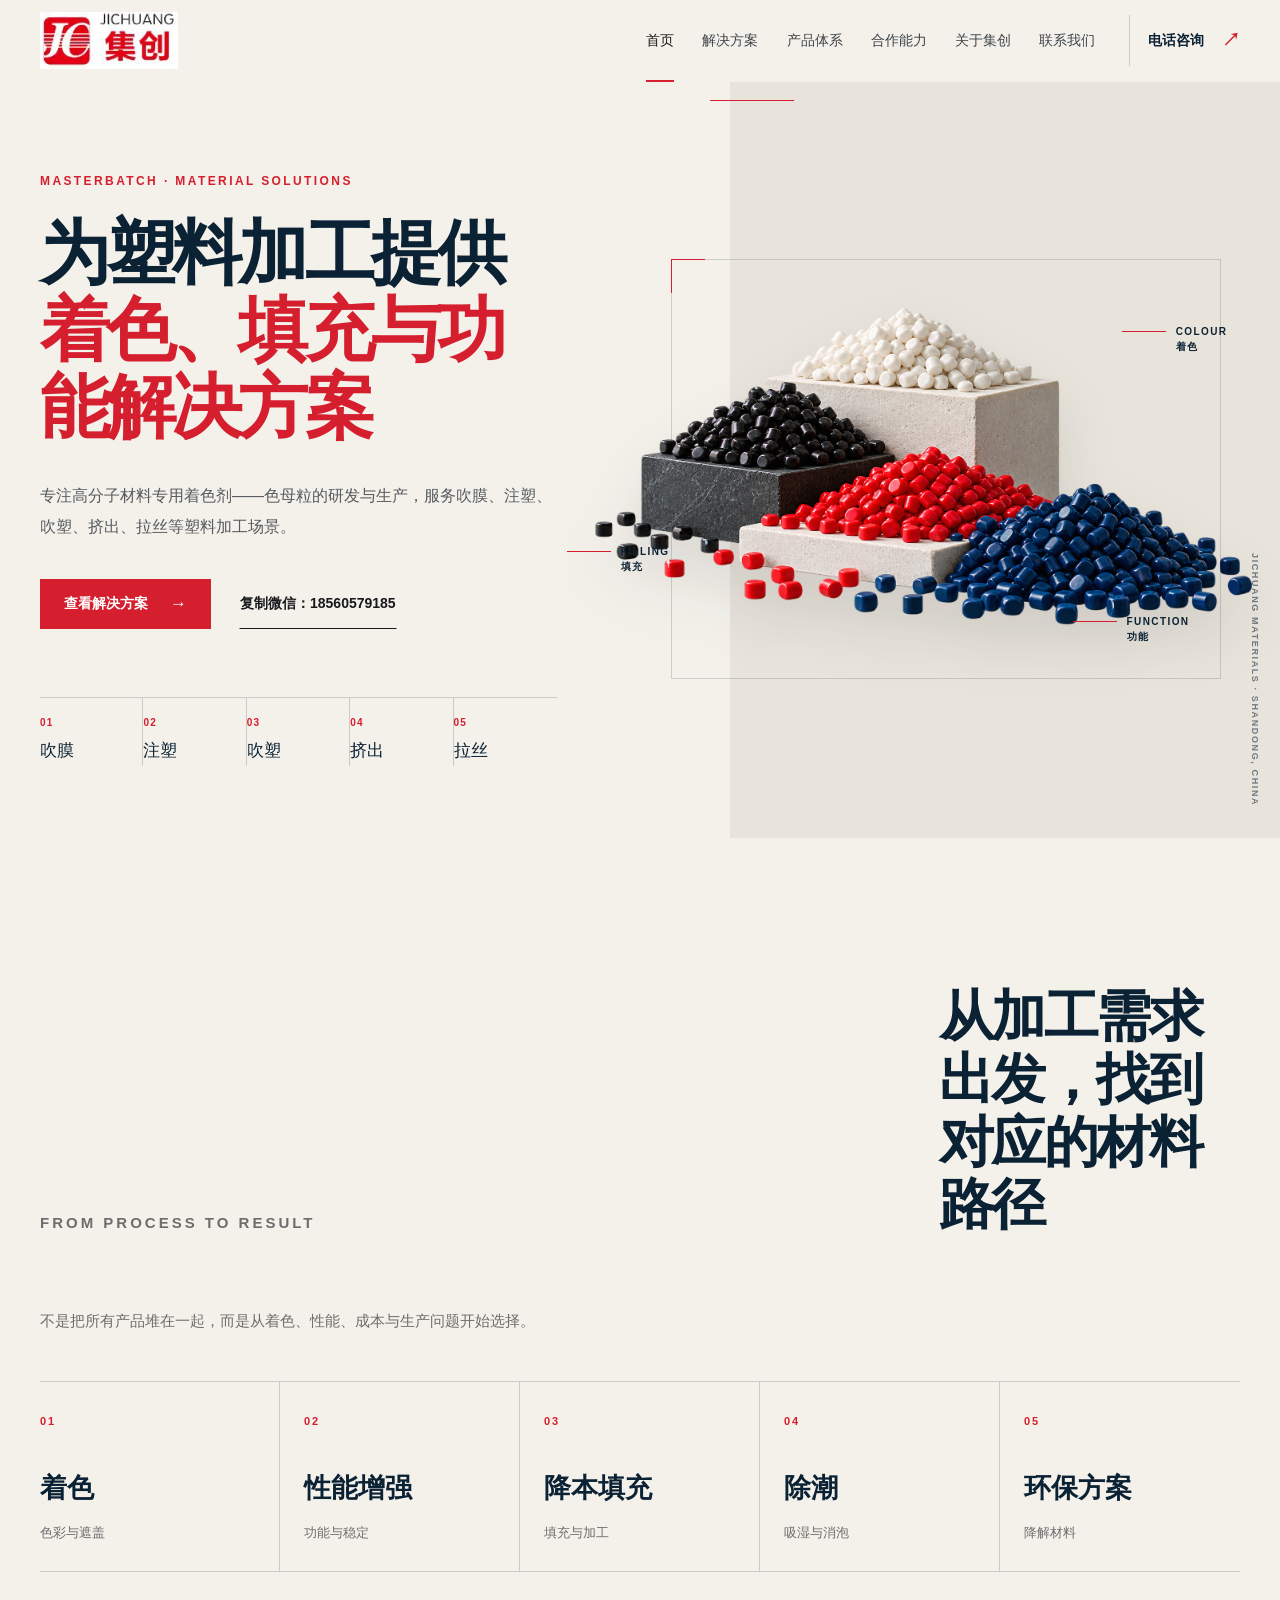
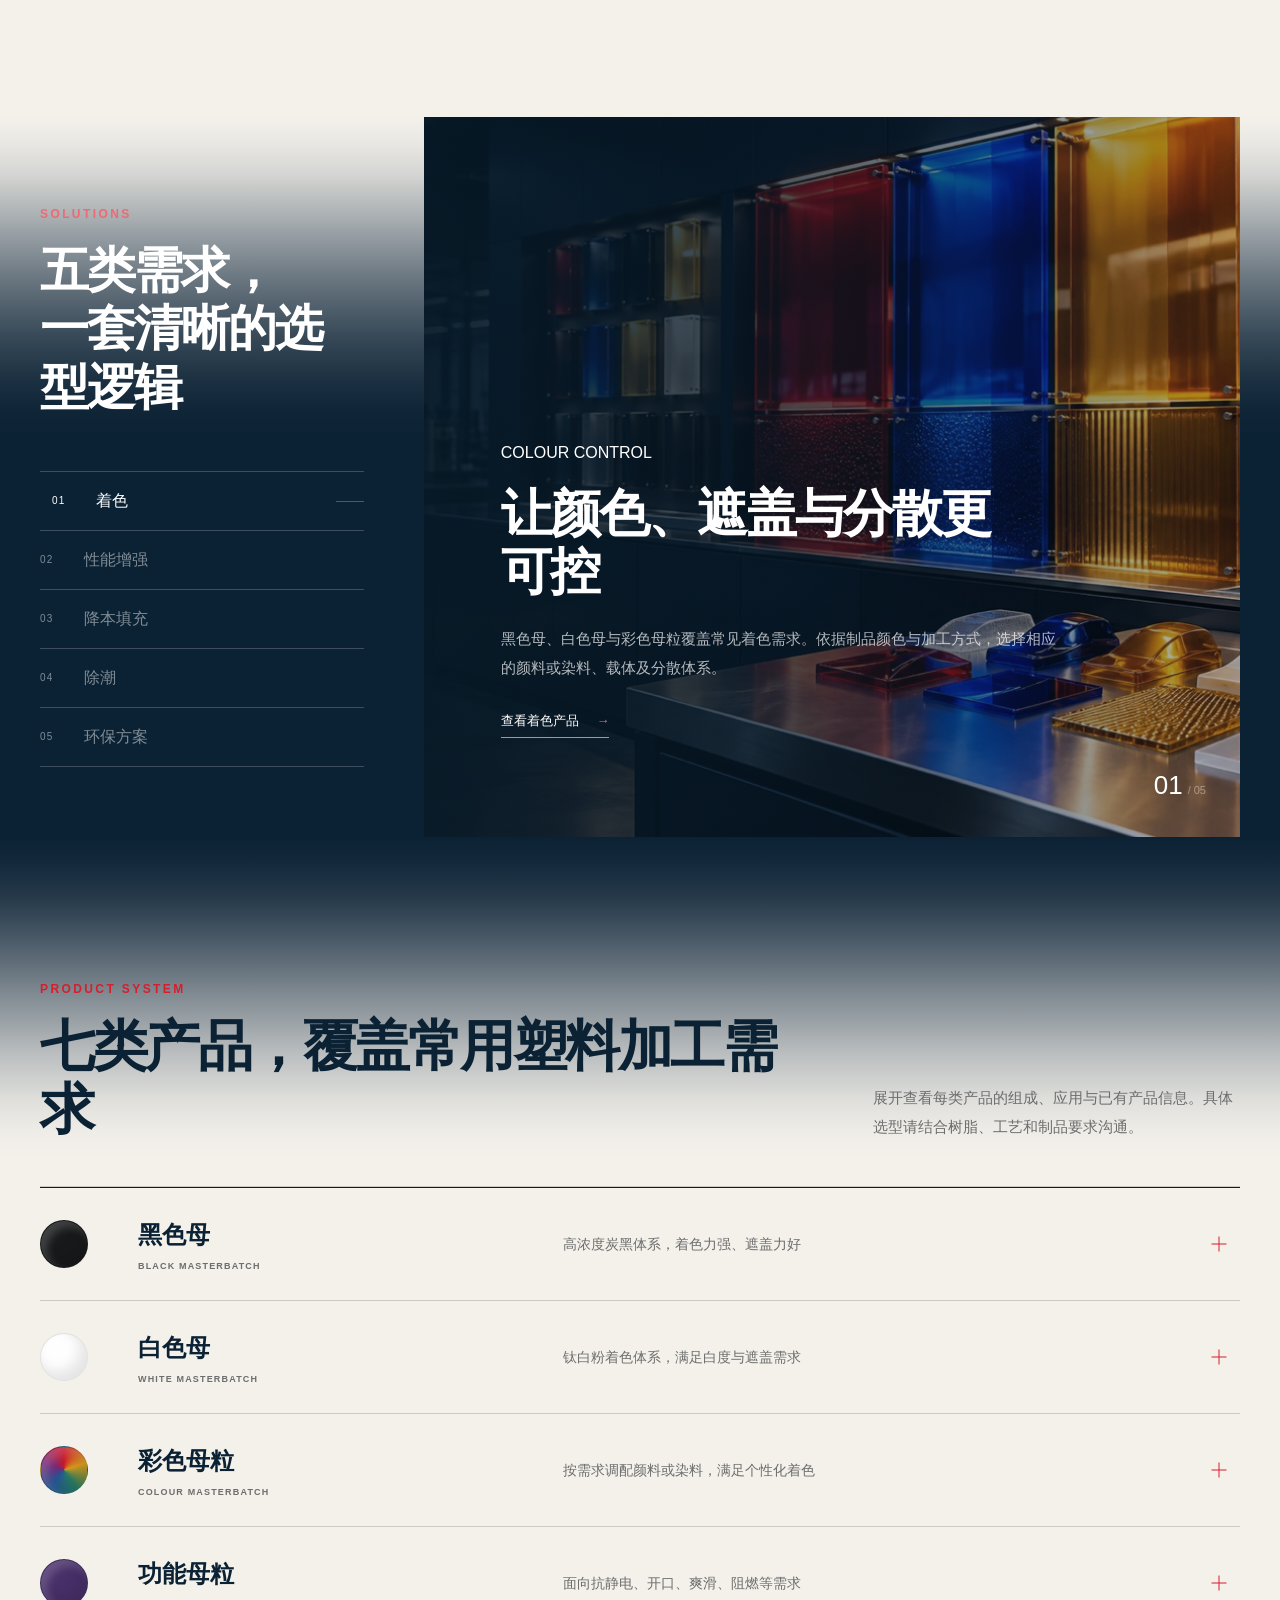
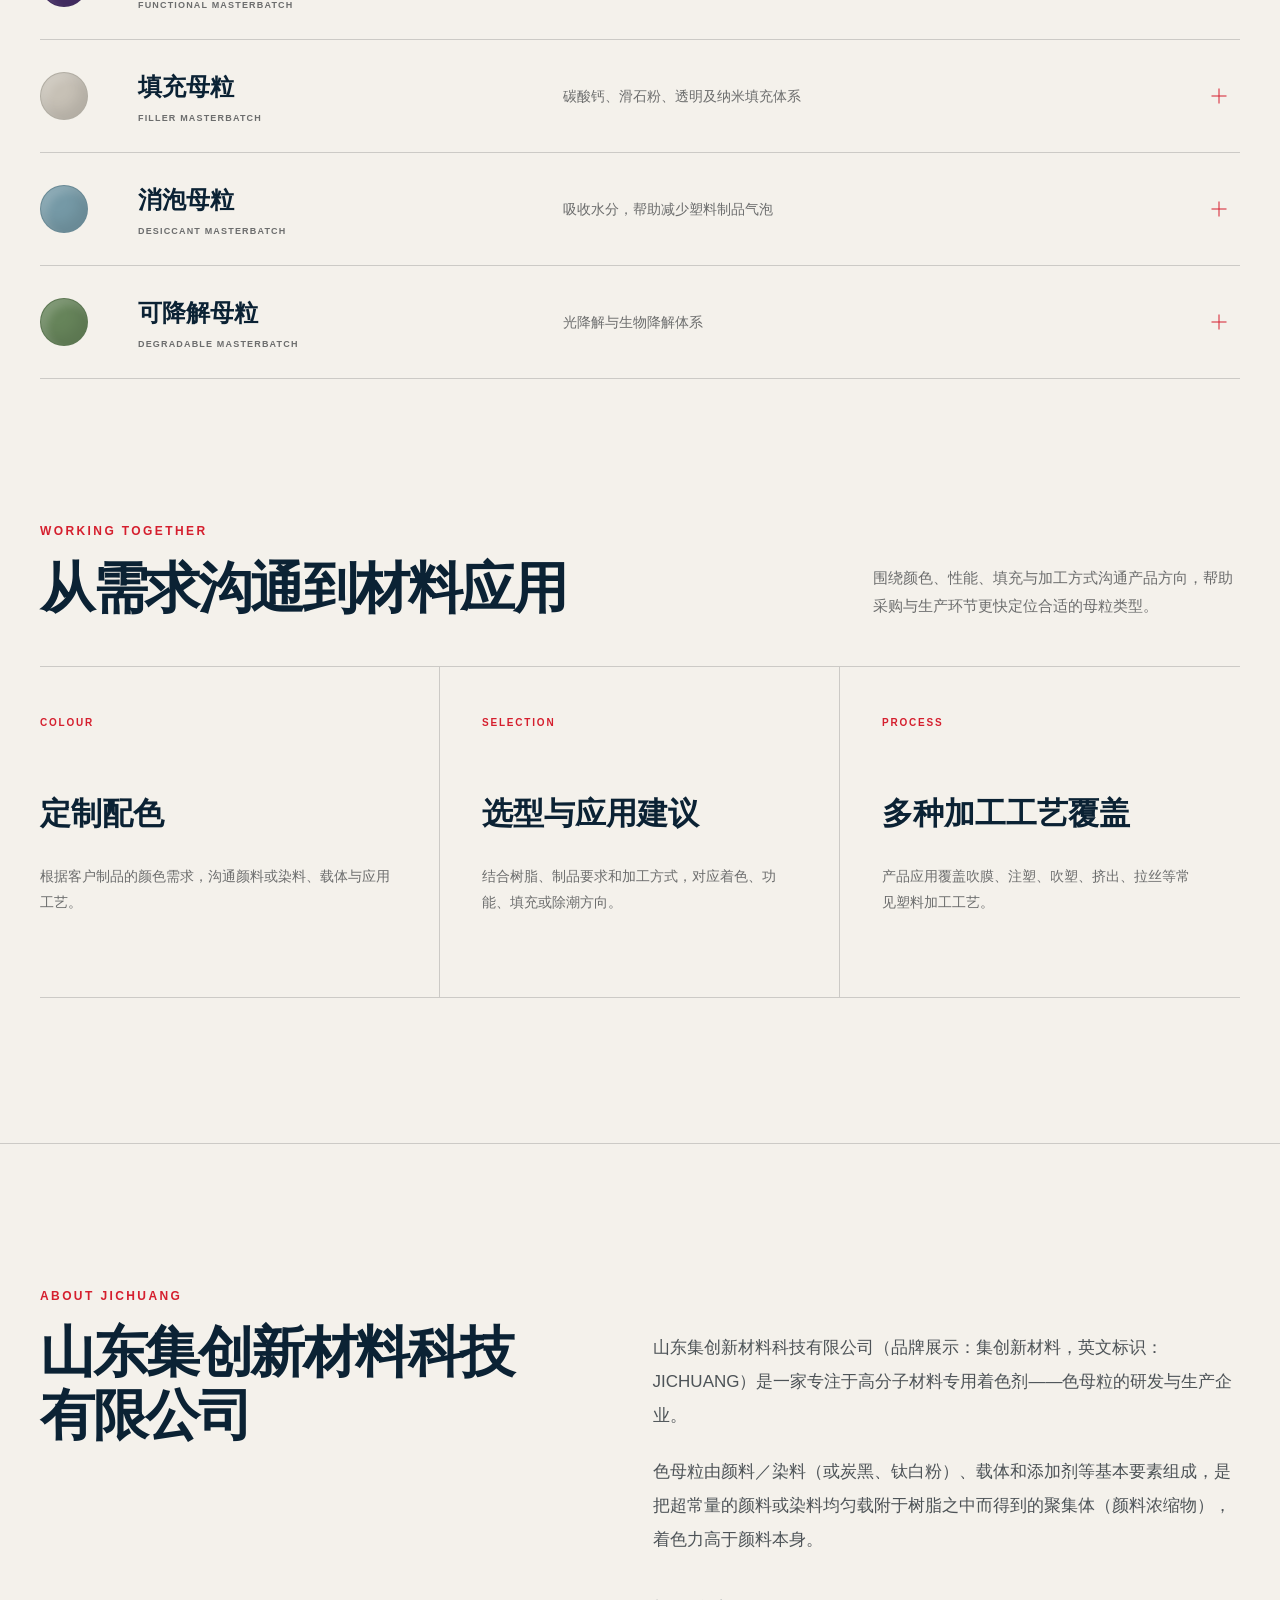
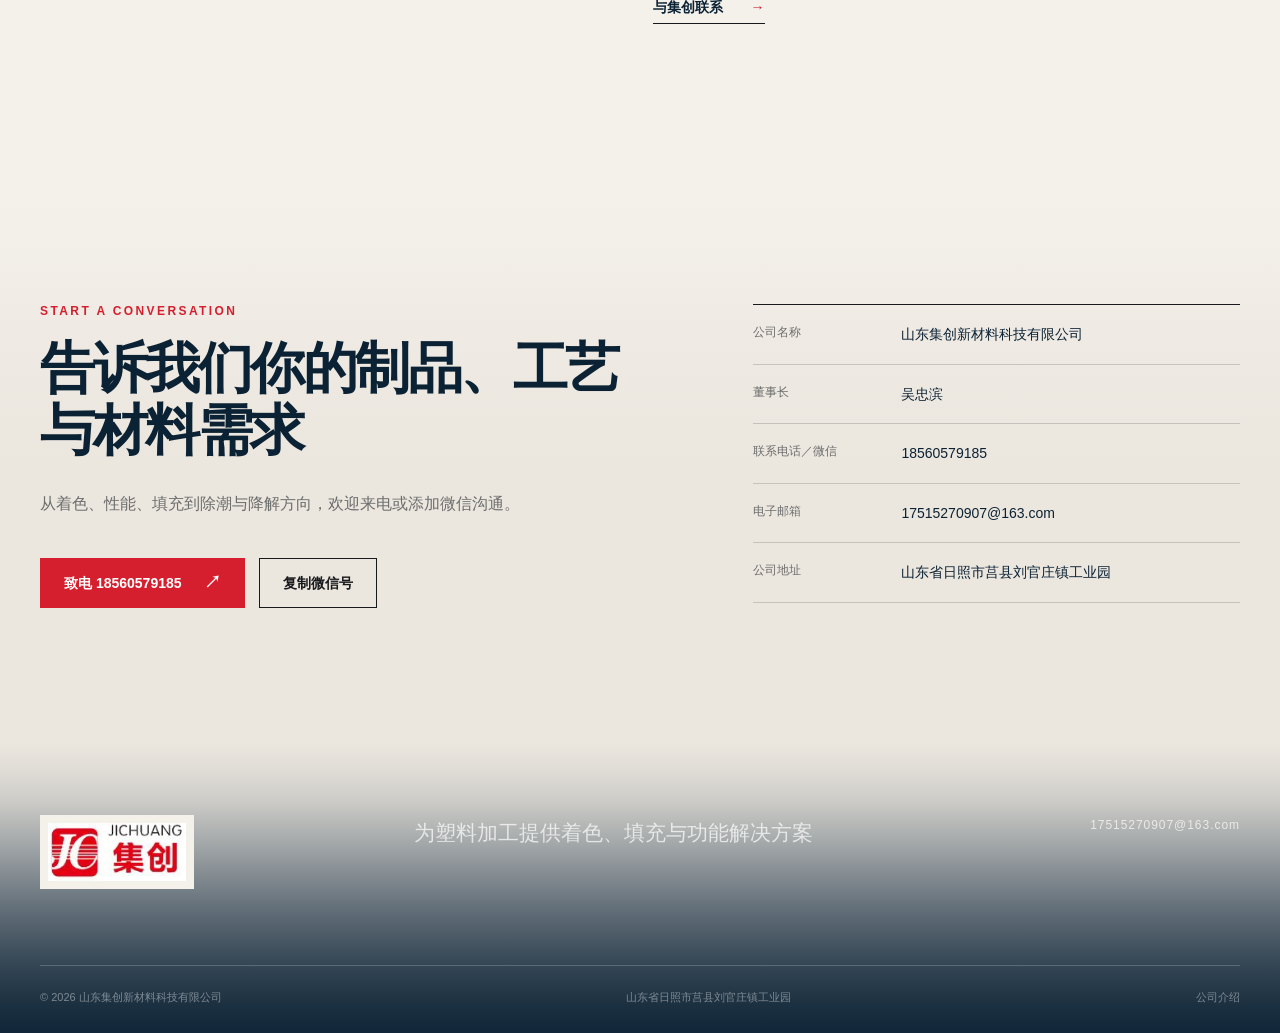
<file: index.html>
<!doctype html>
<html lang="zh-CN">
<head>
  <meta charset="utf-8">
  <meta name="viewport" content="width=device-width, initial-scale=1">
  <script>document.documentElement.classList.add('js');</script>
  <title>山东集创新材料科技有限公司｜集创材料官网</title>
  <meta name="description" content="集创材料（山东集创新材料科技有限公司）专注色母粒研发与生产，提供着色、填充、功能、消泡及可降解母粒解决方案。">
  <meta name="keywords" content="山东集创新材料科技有限公司,集创,集创材料,集创色母粒,JICHUANG,色母粒,黑色母,白色母,彩色母粒,功能母粒,填充母粒,消泡母粒,可降解母粒,日照色母粒,莒县色母粒">
  <meta name="robots" content="index,follow,max-image-preview:large,max-snippet:-1">
  <link rel="canonical" href="https://jichuangmaterials.cn/">
  <link rel="icon" type="image/png" href="assets/logo-jc.png">
  <link rel="apple-touch-icon" href="assets/logo-jc@4x.png">
  <link rel="stylesheet" href="css/style.css?v=11">
  <meta property="og:type" content="website">
  <meta property="og:site_name" content="山东集创新材料科技有限公司">
  <meta property="og:title" content="山东集创新材料科技有限公司｜集创材料官网">
  <meta property="og:description" content="集创材料（山东集创新材料科技有限公司）专注色母粒研发与生产，提供着色、填充、功能、消泡及可降解母粒解决方案。">
  <meta property="og:url" content="https://jichuangmaterials.cn/">
  <meta property="og:locale" content="zh_CN">
  <meta property="og:image" content="https://jichuangmaterials.cn/assets/logo-jc@4x.png">
  <meta name="geo.region" content="CN-SD">
  <meta name="geo.placename" content="山东省日照市莒县刘官庄镇工业园">
  <script type="application/ld+json">
  {
    "@context": "https://schema.org",
    "@type": "Organization",
    "name": "山东集创新材料科技有限公司",
    "alternateName": ["山东集创", "集创材料", "集创", "集创色母粒", "JICHUANG", "JC"],
    "url": "https://jichuangmaterials.cn/",
    "sameAs": ["https://baike.baidu.com/item/%E5%B1%B1%E4%B8%9C%E9%9B%86%E5%88%9B%E6%96%B0%E6%9D%90%E6%96%99%E7%A7%91%E6%8A%80%E6%9C%89%E9%99%90%E5%85%AC%E5%8F%B8/69396459"],
    "logo": "https://jichuangmaterials.cn/assets/logo-jc@4x.png",
    "description": "专注色母粒研发与生产，产品涵盖黑色母、白色母、彩色母粒、功能母粒、填充母粒、消泡母粒及可降解母粒。",
    "telephone": "+86-185-6057-9185",
    "email": "17515270907@163.com",
    "address": {
      "@type": "PostalAddress",
      "addressCountry": "CN",
      "addressRegion": "山东省",
      "addressLocality": "日照市",
      "streetAddress": "莒县刘官庄镇工业园"
    },
    "contactPoint": {
      "@type": "ContactPoint",
      "telephone": "+86-185-6057-9185",
      "contactType": "customer service"
    }
  }
  </script>
  <script type="application/ld+json">
  {
    "@context": "https://schema.org",
    "@type": "WebSite",
    "name": "山东集创新材料科技有限公司官网",
    "alternateName": ["山东集创官网", "集创材料官网", "集创"],
    "url": "https://jichuangmaterials.cn/",
    "publisher": {
      "@type": "Organization",
      "name": "山东集创新材料科技有限公司",
      "url": "https://jichuangmaterials.cn/"
    },
    "inLanguage": "zh-CN"
  }
  </script>
</head>
<body>
  <a class="skip-link" href="#mainContent">跳到主要内容</a>

  <header class="site-header" id="siteHeader">
    <div class="shell header-inner">
      <a class="brand" href="#home" aria-label="山东集创新材料科技有限公司首页">
        <img src="assets/logo-lockup.png" alt="集创新材料 JICHUANG 商标">
      </a>
      <nav class="main-nav" id="mainNav" aria-label="主导航">
        <a href="#home">首页</a>
        <a href="#solutions">解决方案</a>
        <a href="#products">产品体系</a>
        <a href="#capability">合作能力</a>
        <a href="#about">关于集创</a>
        <a href="#contact">联系我们</a>
      </nav>
      <a class="header-cta" href="tel:18560579185">电话咨询 <span aria-hidden="true">↗</span></a>
      <button class="nav-toggle" id="navToggle" type="button" aria-label="打开菜单" aria-expanded="false" aria-controls="mainNav">
        <span></span><span></span>
      </button>
    </div>
  </header>

  <main id="mainContent">
    <section class="hero" id="home" aria-labelledby="heroTitle">
      <div class="shell hero-grid">
        <div class="hero-copy">
          <p class="eyebrow">MASTERBATCH · MATERIAL SOLUTIONS</p>
          <h1 id="heroTitle">为塑料加工提供<br><em>着色、填充与功能解决方案</em></h1>
          <p class="hero-lead">专注高分子材料专用着色剂——色母粒的研发与生产，服务吹膜、注塑、吹塑、挤出、拉丝等塑料加工场景。</p>
          <div class="hero-actions">
            <a class="button button-primary" href="#solutions">查看解决方案 <span aria-hidden="true">→</span></a>
            <button class="button button-text copy-wechat" type="button" data-copy="18560579185">复制微信：18560579185</button>
          </div>
          <dl class="hero-processes" aria-label="适用工艺">
            <div><dt>01</dt><dd>吹膜</dd></div>
            <div><dt>02</dt><dd>注塑</dd></div>
            <div><dt>03</dt><dd>吹塑</dd></div>
            <div><dt>04</dt><dd>挤出</dd></div>
            <div><dt>05</dt><dd>拉丝</dd></div>
          </dl>
        </div>

        <figure class="hero-visual">
          <img src="assets/hero-masterbatch.png?v=2" width="1774" height="887" alt="黑、白、红、蓝四色母粒材料陈列" loading="eager" fetchpriority="high" decoding="async">
          <figcaption>
            <span class="visual-note visual-note-a">COLOUR<br>着色</span>
            <span class="visual-note visual-note-b">FILLING<br>填充</span>
            <span class="visual-note visual-note-c">FUNCTION<br>功能</span>
          </figcaption>
        </figure>
      </div>
      <p class="hero-side-label" aria-hidden="true">JICHUANG MATERIALS · SHANDONG, CHINA</p>
    </section>

    <section class="needs section-light" aria-labelledby="needsTitle">
      <div class="shell">
        <div class="section-intro">
          <p class="section-kicker">FROM PROCESS TO RESULT</p>
          <h2 id="needsTitle">从加工需求出发，找到对应的材料路径</h2>
          <p>不是把所有产品堆在一起，而是从着色、性能、成本与生产问题开始选择。</p>
        </div>
        <div class="need-list">
          <a href="#solution-color"><span>01</span><strong>着色</strong><small>色彩与遮盖</small></a>
          <a href="#solution-function"><span>02</span><strong>性能增强</strong><small>功能与稳定</small></a>
          <a href="#solution-fill"><span>03</span><strong>降本填充</strong><small>填充与加工</small></a>
          <a href="#solution-dry"><span>04</span><strong>除潮</strong><small>吸湿与消泡</small></a>
          <a href="#solution-green"><span>05</span><strong>环保方案</strong><small>降解材料</small></a>
        </div>
      </div>
    </section>

    <section class="solutions" id="solutions" aria-labelledby="solutionsTitle" data-color-scene>
      <span class="scene-breath scene-breath-paper" aria-hidden="true"></span>
      <div class="solutions-sticky">
        <div class="shell solutions-grid">
          <div class="solution-index">
            <p class="section-kicker">SOLUTIONS</p>
            <h2 id="solutionsTitle">五类需求，<br>一套清晰的选型逻辑</h2>
            <div class="solution-tabs" role="tablist" aria-label="解决方案分类">
              <button class="is-active" id="solution-tab-color" type="button" role="tab" aria-selected="true" aria-controls="solution-color" tabindex="0" data-solution="0"><span>01</span>着色</button>
              <button id="solution-tab-function" type="button" role="tab" aria-selected="false" aria-controls="solution-function" tabindex="-1" data-solution="1"><span>02</span>性能增强</button>
              <button id="solution-tab-fill" type="button" role="tab" aria-selected="false" aria-controls="solution-fill" tabindex="-1" data-solution="2"><span>03</span>降本填充</button>
              <button id="solution-tab-dry" type="button" role="tab" aria-selected="false" aria-controls="solution-dry" tabindex="-1" data-solution="3"><span>04</span>除潮</button>
              <button id="solution-tab-green" type="button" role="tab" aria-selected="false" aria-controls="solution-green" tabindex="-1" data-solution="4"><span>05</span>环保方案</button>
            </div>
          </div>

          <div class="solution-stage">
            <div class="solution-media" aria-hidden="true">
              <img class="solution-image is-active" src="assets/solution-color-v3.jpg" width="1280" height="720" alt="" fetchpriority="high" decoding="async" data-solution-image="0">
              <img class="solution-image" src="assets/solution-function-v3.jpg" width="1280" height="720" alt="" decoding="async" data-solution-image="1">
              <img class="solution-image" src="assets/solution-filler-v3.jpg" width="1280" height="720" alt="" decoding="async" data-solution-image="2">
              <img class="solution-image" src="assets/solution-dry-v3.jpg" width="1280" height="720" alt="" decoding="async" data-solution-image="3">
              <img class="solution-image" src="assets/solution-green-v3.jpg" width="1280" height="720" alt="" decoding="async" data-solution-image="4">
            </div>
            <div class="solution-panels">
              <article class="solution-panel is-active" id="solution-color" role="tabpanel" aria-labelledby="solution-tab-color" aria-hidden="false" data-solution-panel="0">
                <img class="solution-mobile-image" src="assets/solution-color-v3.jpg" width="1280" height="720" alt="材料实验室中的彩色透明树脂板与成型色板" loading="lazy" decoding="async">
                <p>COLOUR CONTROL</p>
                <h3>让颜色、遮盖与分散更可控</h3>
                <p>黑色母、白色母与彩色母粒覆盖常见着色需求。依据制品颜色与加工方式，选择相应的颜料或染料、载体及分散体系。</p>
                <a href="#product-black">查看着色产品 <span>→</span></a>
              </article>
              <article class="solution-panel" id="solution-function" role="tabpanel" aria-labelledby="solution-tab-function" aria-hidden="true" data-solution-panel="1">
                <img class="solution-mobile-image" src="assets/solution-function-v3.jpg" width="1280" height="720" alt="工程塑料结构件进行机械性能测试" loading="lazy" decoding="async">
                <p>PERFORMANCE</p>
                <h3>为制品增加明确的功能表现</h3>
                <p>提供抗静电、抗老化、开口、爽滑、PPA、导电、增亮与阻燃等功能母粒，适配不同加工与使用需求。</p>
                <a href="#product-function">查看功能母粒 <span>→</span></a>
              </article>
              <article class="solution-panel" id="solution-fill" role="tabpanel" aria-labelledby="solution-tab-fill" aria-hidden="true" data-solution-panel="2">
                <img class="solution-mobile-image" src="assets/solution-filler-v3.jpg" width="1280" height="720" alt="矿物填料生产线中的石灰石与粉体加料设备" loading="lazy" decoding="async">
                <p>FILLING</p>
                <h3>在工艺与成本之间建立平衡</h3>
                <p>碳酸钙、滑石粉、透明及纳米填充母粒，面向吹膜、注塑、拉丝及管材等不同加工场景。</p>
                <a href="#product-filler">查看填充母粒 <span>→</span></a>
              </article>
              <article class="solution-panel" id="solution-dry" role="tabpanel" aria-labelledby="solution-tab-dry" aria-hidden="true" data-solution-panel="3">
                <img class="solution-mobile-image" src="assets/solution-dry-v3.jpg" width="1280" height="720" alt="透明薄膜水分控制与干燥设备实验场景" loading="lazy" decoding="async">
                <p>MOISTURE CONTROL</p>
                <h3>吸收水分，减少制品气泡问题</h3>
                <p>消泡母粒又称塑料干燥剂、除水母粒或吸水母粒，由氧化钙、载体、分散剂及添加剂等组成。</p>
                <a href="#product-desiccant">查看消泡母粒 <span>→</span></a>
              </article>
              <article class="solution-panel" id="solution-green" role="tabpanel" aria-labelledby="solution-tab-green" aria-hidden="true" data-solution-panel="4">
                <img class="solution-mobile-image" src="assets/solution-green-v3.jpg" width="1280" height="720" alt="再生塑料分选生产线与环保包装制品" loading="lazy" decoding="async">
                <p>DEGRADABLE MATERIAL</p>
                <h3>面向特定制品的可降解方案</h3>
                <p>光降解与生物降解体系在保质期内保持制品性能，废弃后在相应条件下逐步降解。</p>
                <a href="#product-degradable">查看可降解母粒 <span>→</span></a>
              </article>
            </div>
            <p class="solution-count" aria-hidden="true"><b>01</b><span>/ 05</span></p>
          </div>
        </div>
      </div>
    </section>

    <section class="products section-light" id="products" aria-labelledby="productsTitle" data-color-scene>
      <span class="scene-breath scene-breath-navy" aria-hidden="true"></span>
      <div class="shell">
        <div class="section-intro section-intro-wide">
          <div>
            <p class="section-kicker">PRODUCT SYSTEM</p>
            <h2 id="productsTitle">七类产品，覆盖常用塑料加工需求</h2>
          </div>
          <p>展开查看每类产品的组成、应用与已有产品信息。具体选型请结合树脂、工艺和制品要求沟通。</p>
        </div>

        <div class="product-list">
          <details class="product-item" id="product-black">
            <summary><span class="material-swatch swatch-black"></span><span class="product-name"><b>黑色母</b><small>BLACK MASTERBATCH</small></span><span class="product-brief">高浓度炭黑体系，着色力强、遮盖力好</span><span class="product-open" aria-hidden="true"></span></summary>
            <div class="product-detail"><p>由高浓度炭黑与载体、分散剂、添加剂等组成的新型高分子材料专用着色剂。</p><dl><div><dt>组成</dt><dd>高浓度炭黑、载体、分散剂、添加剂等</dd></div><div><dt>应用</dt><dd>吹膜（购物袋、流延膜、多层膜、缠绕膜等）、注塑、吹塑、挤出、拉丝</dd></div><div><dt>特点</dt><dd>分散性好、稳定性强、健康环保、节省工序</dd></div></dl></div>
          </details>
          <details class="product-item" id="product-white">
            <summary><span class="material-swatch swatch-white"></span><span class="product-name"><b>白色母</b><small>WHITE MASTERBATCH</small></span><span class="product-brief">钛白粉着色体系，满足白度与遮盖需求</span><span class="product-open" aria-hidden="true"></span></summary>
            <div class="product-detail"><p>以钛白粉（TiO₂）为着色颜料，适用于对白度与遮盖力有要求的塑料制品。</p><dl><div><dt>组成</dt><dd>钛白粉、载体、分散剂、添加剂等</dd></div><div><dt>应用</dt><dd>吹膜、注塑、吹塑、挤出、拉丝</dd></div><div><dt>特点</dt><dd>分散性好、稳定性强、健康环保、节省工序</dd></div></dl></div>
          </details>
          <details class="product-item" id="product-color">
            <summary><span class="material-swatch swatch-color"></span><span class="product-name"><b>彩色母粒</b><small>COLOUR MASTERBATCH</small></span><span class="product-brief">按需求调配颜料或染料，满足个性化着色</span><span class="product-open" aria-hidden="true"></span></summary>
            <div class="product-detail"><p>按照客户需求调配颜料或染料，为不同塑料制品提供个性化着色。</p><dl><div><dt>组成</dt><dd>颜料或染料、载体、分散剂、添加剂等</dd></div><div><dt>应用</dt><dd>吹膜、注塑、吹塑、挤出、拉丝</dd></div><div><dt>特点</dt><dd>分散性好、稳定性强、健康环保、节省工序</dd></div></dl></div>
          </details>
          <details class="product-item" id="product-function">
            <summary><span class="material-swatch swatch-function"></span><span class="product-name"><b>功能母粒</b><small>FUNCTIONAL MASTERBATCH</small></span><span class="product-brief">面向抗静电、开口、爽滑、阻燃等需求</span><span class="product-open" aria-hidden="true"></span></summary>
            <div class="product-detail"><p>赋予塑料制品抗静电、抗老化、开口、爽滑、加工、导电、增亮与阻燃等特定功能。</p><dl><div><dt>产品</dt><dd>抗静电母粒、抗老化母粒、开口母粒、爽滑母粒、PPA 母粒、导电母粒、增亮母粒、阻燃母粒</dd></div><div><dt>应用</dt><dd>薄膜与包装、购物袋、垃圾袋、注塑、吹膜、拉丝等</dd></div><div><dt>阻燃等级</dt><dd>V0、V1、V2</dd></div></dl></div>
          </details>
          <details class="product-item" id="product-filler">
            <summary><span class="material-swatch swatch-filler"></span><span class="product-name"><b>填充母粒</b><small>FILLER MASTERBATCH</small></span><span class="product-brief">碳酸钙、滑石粉、透明及纳米填充体系</span><span class="product-open" aria-hidden="true"></span></summary>
            <div class="product-detail"><p>根据加工与制品需求，提供多种无机粉体填充体系。</p><dl><div><dt>产品</dt><dd>碳酸钙填充、滑石粉填充、BA2401 / BA2402 透明填充、纳米填充</dd></div><div><dt>应用</dt><dd>吹膜、注塑、拉丝、增强注塑、双壁波纹管、垃圾袋、超市袋、连卷袋与包装袋</dd></div><div><dt>方向</dt><dd>高流动、增强、透明与低比重等不同需求</dd></div></dl></div>
          </details>
          <details class="product-item" id="product-desiccant">
            <summary><span class="material-swatch swatch-dry"></span><span class="product-name"><b>消泡母粒</b><small>DESICCANT MASTERBATCH</small></span><span class="product-brief">吸收水分，帮助减少塑料制品气泡</span><span class="product-open" aria-hidden="true"></span></summary>
            <div class="product-detail"><p>又称塑料干燥剂、除水母粒或吸水母粒，用于吸收水分并帮助减少制品气泡。</p><dl><div><dt>组成</dt><dd>氧化钙、载体、分散剂、添加剂等</dd></div><div><dt>应用</dt><dd>注塑、拉丝、吹膜、拉管</dd></div><div><dt>特点</dt><dd>分散、吸水、减少气泡，提高加工效率并帮助控制成本</dd></div></dl></div>
          </details>
          <details class="product-item" id="product-degradable">
            <summary><span class="material-swatch swatch-green"></span><span class="product-name"><b>可降解母粒</b><small>DEGRADABLE MASTERBATCH</small></span><span class="product-brief">光降解与生物降解体系</span><span class="product-open" aria-hidden="true"></span></summary>
            <div class="product-detail"><p>在保质期内保持制品性能，废弃后在相应条件下逐步降解，帮助减少环境污染。</p><dl><div><dt>组成</dt><dd>光降解或生物降解剂、光敏调节剂、分散剂、生物活性剂、载体树脂</dd></div><div><dt>应用</dt><dd>可降解购物袋、垃圾袋、地膜、快餐盒</dd></div><div><dt>特点</dt><dd>分散性好，制品表面平整均匀</dd></div></dl></div>
          </details>
        </div>
      </div>
    </section>

    <section class="capability section-light" id="capability" aria-labelledby="capabilityTitle">
      <div class="shell">
        <div class="section-intro section-intro-wide">
          <div><p class="section-kicker">WORKING TOGETHER</p><h2 id="capabilityTitle">从需求沟通到材料应用</h2></div>
          <p>围绕颜色、性能、填充与加工方式沟通产品方向，帮助采购与生产环节更快定位合适的母粒类型。</p>
        </div>
        <div class="capability-list">
          <article><span>COLOUR</span><h3>定制配色</h3><p>根据客户制品的颜色需求，沟通颜料或染料、载体与应用工艺。</p></article>
          <article><span>SELECTION</span><h3>选型与应用建议</h3><p>结合树脂、制品要求和加工方式，对应着色、功能、填充或除潮方向。</p></article>
          <article><span>PROCESS</span><h3>多种加工工艺覆盖</h3><p>产品应用覆盖吹膜、注塑、吹塑、挤出、拉丝等常见塑料加工工艺。</p></article>
        </div>
      </div>
    </section>

    <section class="about section-light" id="about" aria-labelledby="aboutTitle">
      <div class="shell about-grid">
        <div><p class="section-kicker">ABOUT JICHUANG</p><h2 id="aboutTitle">山东集创新材料科技有限公司</h2></div>
        <div class="about-copy">
          <p>山东集创新材料科技有限公司（品牌展示：集创新材料，英文标识：JICHUANG）是一家专注于高分子材料专用着色剂——色母粒的研发与生产企业。</p>
          <p>色母粒由颜料／染料（或炭黑、钛白粉）、载体和添加剂等基本要素组成，是把超常量的颜料或染料均匀载附于树脂之中而得到的聚集体（颜料浓缩物），着色力高于颜料本身。</p>
          <a class="text-link" href="#contact">与集创联系 <span>→</span></a>
        </div>
      </div>
    </section>

    <section class="contact" id="contact" aria-labelledby="contactTitle" data-color-scene>
      <span class="scene-breath scene-breath-paper" aria-hidden="true"></span>
      <div class="shell contact-grid">
        <div class="contact-lead">
          <p class="section-kicker">START A CONVERSATION</p>
          <h2 id="contactTitle">告诉我们你的制品、工艺与材料需求</h2>
          <p>从着色、性能、填充到除潮与降解方向，欢迎来电或添加微信沟通。</p>
          <div class="contact-actions">
            <a class="button button-primary" href="tel:18560579185">致电 18560579185 <span>↗</span></a>
            <button class="button button-outline copy-wechat" type="button" data-copy="18560579185">复制微信号</button>
          </div>
        </div>
        <dl class="contact-details">
          <div><dt>公司名称</dt><dd>山东集创新材料科技有限公司</dd></div>
          <div><dt>董事长</dt><dd>吴忠滨</dd></div>
          <div><dt>联系电话／微信</dt><dd><a href="tel:18560579185">18560579185</a></dd></div>
          <div><dt>电子邮箱</dt><dd><a href="mailto:17515270907@163.com">17515270907@163.com</a></dd></div>
          <div><dt>公司地址</dt><dd>山东省日照市莒县刘官庄镇工业园</dd></div>
        </dl>
      </div>
    </section>
  </main>

  <footer class="site-footer" data-color-scene>
    <span class="scene-breath scene-breath-contact" aria-hidden="true"></span>
    <div class="shell footer-main">
      <img src="assets/logo-lockup.png" alt="集创新材料 JICHUANG 商标">
      <p>为塑料加工提供着色、填充与功能解决方案</p>
      <a href="mailto:17515270907@163.com">17515270907@163.com</a>
    </div>
    <div class="shell footer-bottom"><p>© <span id="year"></span> 山东集创新材料科技有限公司</p><p>山东省日照市莒县刘官庄镇工业园</p><p><a href="company.html">公司介绍</a></p></div>
  </footer>

  <div class="mobile-actions" aria-label="快捷联系"><a href="tel:18560579185">拨打电话</a><button class="copy-wechat" type="button" data-copy="18560579185">复制微信</button></div>
  <p class="toast" id="toast" role="status" aria-live="polite"></p>
  <script src="js/main.js?v=11" defer></script>
</body>
</html>
</file>
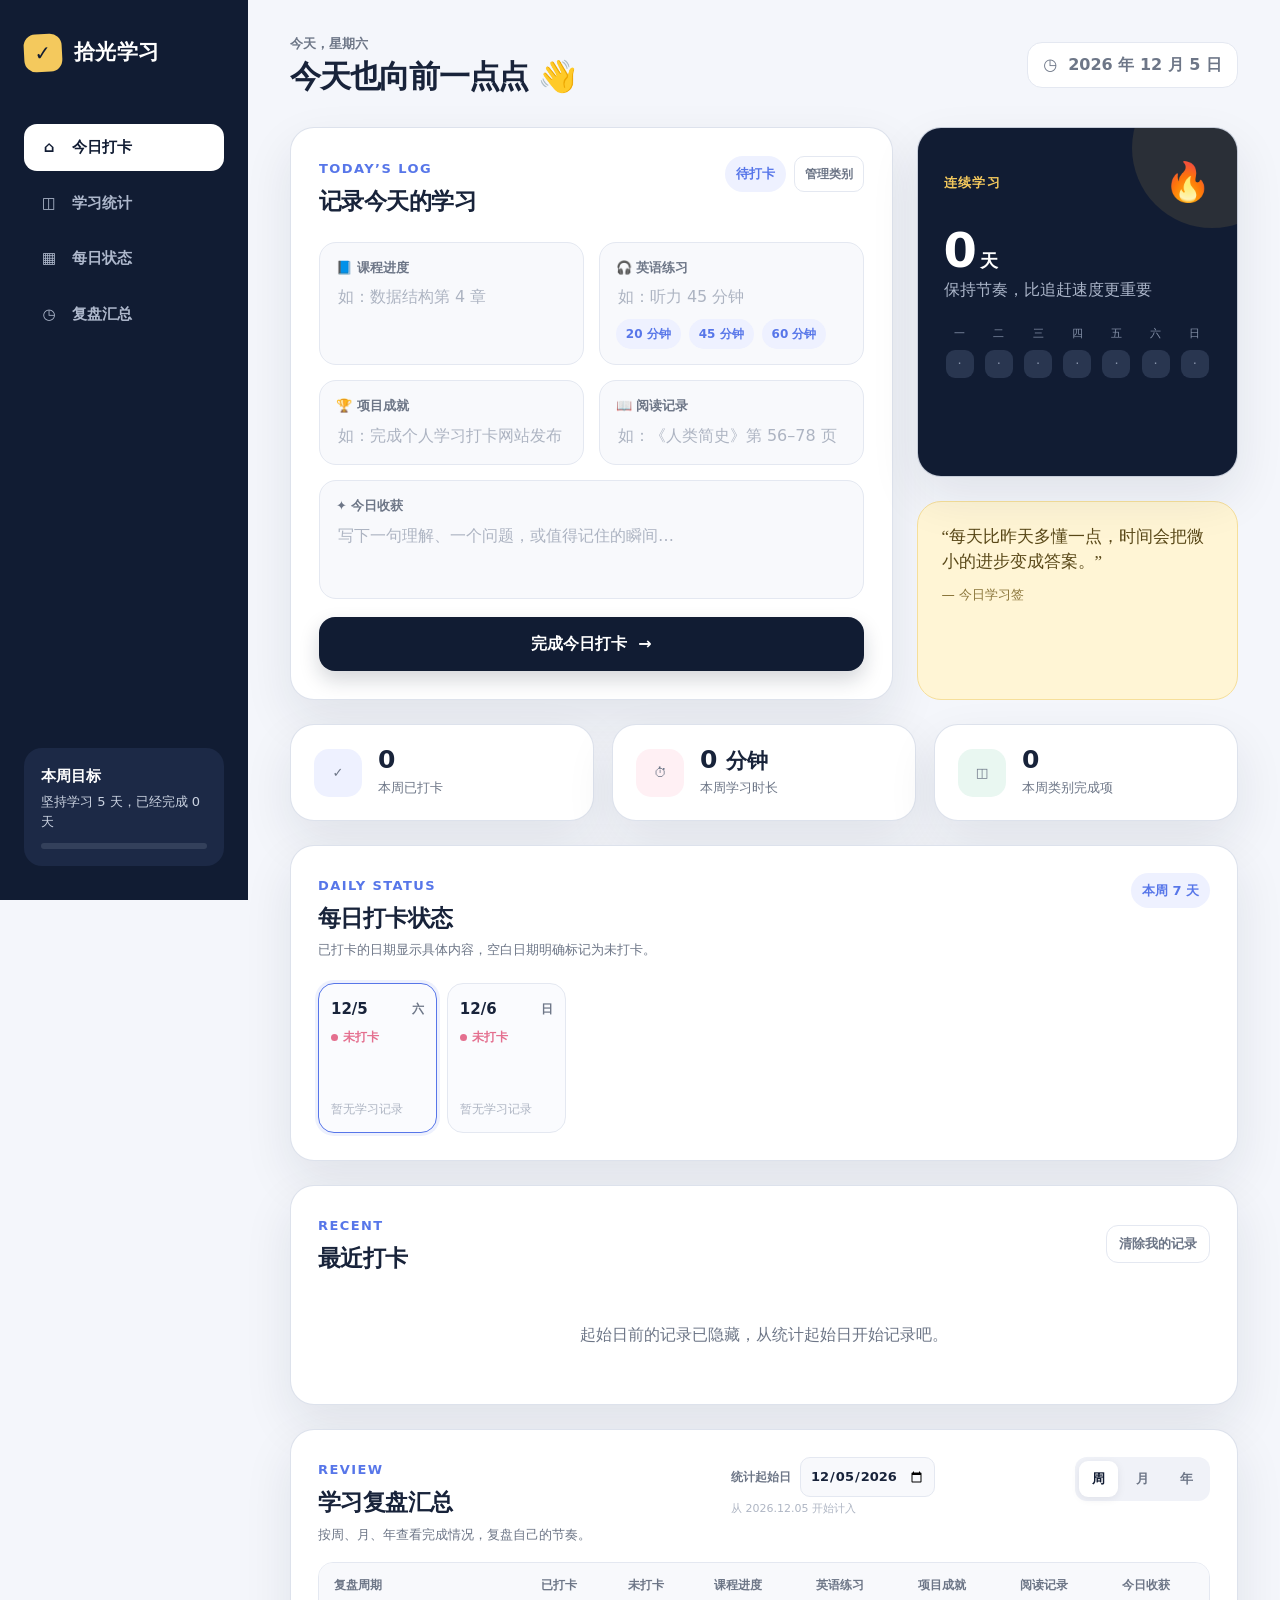
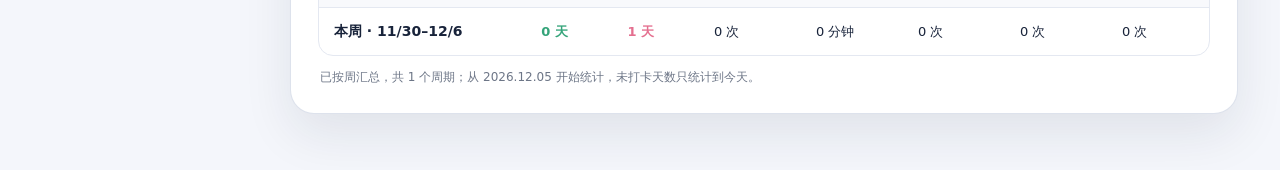
<file: study/index.html>
<!doctype html>
<html lang="zh-CN">
<head>
  <meta charset="UTF-8" />
  <meta name="viewport" content="width=device-width, initial-scale=1.0" />
  <meta name="theme-color" content="#111c33" />
  <meta name="description" content="记录课程、英语、阅读与项目成就的个人学习打卡站。" />
  <title>拾光 · 学习手账</title>
  <link rel="icon" type="image/svg+xml" href="data:image/svg+xml,%3Csvg xmlns='http://www.w3.org/2000/svg' viewBox='0 0 64 64'%3E%3Crect width='64' height='64' rx='16' fill='%23111c33'/%3E%3Cpath d='M19 17h21a5 5 0 0 1 5 5v25H23a4 4 0 0 1-4-4V17Z' fill='%23f4c95d'/%3E%3Cpath d='M25 17v30M31 26h9M31 33h9' stroke='%23111c33' stroke-width='3' stroke-linecap='round'/%3E%3C/svg%3E" />
  <style>
    :root{--navy:#111c33;--ink:#18233a;--muted:#6d7687;--paper:#f4f6fb;--white:#fff;--yellow:#f4c95d;--yellow-2:#fff5d5;--blue:#5776e9;--blue-2:#eef1ff;--pink:#e46f8f;--pink-2:#fff0f4;--green:#35a47a;--line:#e4e8f1;--shadow:0 20px 50px rgba(20,31,55,.09);--radius:24px}
    *{box-sizing:border-box}html{scroll-behavior:smooth}body{margin:0;background:var(--paper);color:var(--ink);font-family:Inter,"PingFang SC","Microsoft YaHei",system-ui,sans-serif;font-size:16px;line-height:1.5}button,input,textarea{font:inherit}button{cursor:pointer}.app{min-height:100vh;display:grid;grid-template-columns:248px 1fr}.sidebar{background:var(--navy);color:#fff;padding:34px 24px;position:sticky;top:0;height:100vh;display:flex;flex-direction:column}.brand{display:flex;align-items:center;gap:12px;font-size:21px;font-weight:800;letter-spacing:.02em}.brand-mark{width:38px;height:38px;background:var(--yellow);color:var(--navy);display:grid;place-items:center;border-radius:12px;font-size:20px;transform:rotate(-3deg)}.nav{margin-top:52px;display:grid;gap:9px}.nav a{color:#aeb8cc;text-decoration:none;padding:12px 14px;border-radius:13px;display:flex;align-items:center;gap:12px;font-size:15px;font-weight:600}.nav a.active,.nav a:hover{background:#fff;color:var(--navy)}.nav-icon{width:22px;text-align:center}.sidebar-note{margin-top:auto;background:#1c2946;padding:17px;border-radius:18px;color:#cbd3e1;font-size:13px}.sidebar-note strong{color:#fff;display:block;font-size:15px;margin-bottom:5px}.mini-progress{height:6px;background:#33405b;border-radius:20px;overflow:hidden;margin-top:12px}.mini-progress i{display:block;width:72%;height:100%;background:var(--yellow);border-radius:inherit}.main{padding:34px 42px 56px;max-width:1500px;width:100%;margin:auto}.topbar{display:flex;justify-content:space-between;align-items:center;margin-bottom:32px}.greeting small{display:block;color:var(--muted);font-weight:600;margin-bottom:4px}.greeting h1{font-size:31px;line-height:1.2;margin:0;letter-spacing:-.04em}.date-chip{display:flex;align-items:center;gap:11px;background:#fff;border:1px solid var(--line);padding:10px 15px;border-radius:15px;color:var(--muted);font-weight:600}.grid{display:grid;grid-template-columns:minmax(0,1.5fr) minmax(320px,.8fr);gap:24px}.panel{background:var(--white);border:1px solid rgba(218,223,234,.9);border-radius:var(--radius);box-shadow:var(--shadow)}.checkin{padding:28px}.panel-head{display:flex;justify-content:space-between;align-items:start;margin-bottom:23px}.eyebrow{color:var(--blue);font-size:13px;font-weight:800;letter-spacing:.11em;text-transform:uppercase}.panel h2{font-size:23px;letter-spacing:-.025em;margin:4px 0 0}.record-count{background:var(--blue-2);color:var(--blue);font-weight:800;font-size:13px;border-radius:99px;padding:8px 11px}.input-grid{display:grid;grid-template-columns:1fr 1fr;gap:15px}.field{background:#f8f9fc;border:1px solid var(--line);border-radius:17px;padding:15px 16px;transition:.2s}.field:focus-within{background:#fff;border-color:var(--blue);box-shadow:0 0 0 4px rgba(87,118,233,.1)}.field.wide{grid-column:1/-1}.field label{display:flex;align-items:center;gap:8px;color:var(--muted);font-size:13px;font-weight:700;margin-bottom:7px}.field input,.field textarea{border:0;outline:0;background:transparent;width:100%;color:var(--ink);font-size:16px;font-weight:650;resize:none}.field textarea{height:54px}.field input::placeholder,.field textarea::placeholder{color:#adb4c2;font-weight:500}.quick-row{display:flex;gap:8px;margin-top:9px;flex-wrap:wrap}.quick{border:0;background:var(--blue-2);color:var(--blue);border-radius:20px;padding:6px 10px;font-size:12px;font-weight:750}.submit{border:0;width:100%;background:var(--navy);color:#fff;border-radius:16px;padding:15px 20px;margin-top:18px;font-weight:800;box-shadow:0 9px 20px rgba(17,28,51,.18);transition:.2s}.submit:hover{transform:translateY(-2px);background:#1d2d50}.submit:active{transform:translateY(0)}.side-stack{display:grid;gap:24px}.streak{padding:26px;overflow:hidden;position:relative;background:var(--navy);color:#fff}.streak:after{content:"";position:absolute;width:160px;height:160px;border-radius:50%;background:rgba(244,201,93,.11);right:-55px;top:-60px}.streak-top{display:flex;justify-content:space-between;align-items:center}.flame{font-size:38px}.streak .big{font-size:48px;font-weight:850;line-height:1;margin:15px 0 4px;letter-spacing:-.06em}.streak p{color:#abb5c9;margin:0}.week{display:grid;grid-template-columns:repeat(7,1fr);gap:7px;margin-top:24px}.day{text-align:center;color:#8591a9;font-size:11px}.day i{width:28px;height:28px;display:grid;place-items:center;margin:7px auto 0;background:#293650;border-radius:9px;color:#8894aa;font-style:normal;font-size:13px}.day.done i{background:var(--yellow);color:var(--navy);font-weight:900}.quote{padding:22px 24px;background:var(--yellow-2);border-color:#f6df9a;box-shadow:none}.quote p{margin:0;font-family:Georgia,"Songti SC",serif;font-size:17px;color:#594818}.quote small{display:block;color:#8b763b;margin-top:10px}.stats{grid-column:1/-1;display:grid;grid-template-columns:repeat(3,1fr);gap:18px}.stat{padding:21px 23px;display:flex;align-items:center;gap:16px}.stat-icon{width:48px;height:48px;border-radius:15px;display:grid;place-items:center;font-size:23px}.stat:nth-child(1) .stat-icon{background:var(--blue-2)}.stat:nth-child(2) .stat-icon{background:var(--pink-2)}.stat:nth-child(3) .stat-icon{background:#e9f7f1}.stat b{display:block;font-size:25px;line-height:1.15}.stat span{color:var(--muted);font-size:13px}.history{grid-column:1/-1;padding:27px}.history-head{display:flex;justify-content:space-between;align-items:center;margin-bottom:18px}.ghost{border:1px solid var(--line);background:#fff;border-radius:12px;padding:8px 12px;color:var(--muted);font-size:13px;font-weight:700}.timeline{display:grid;gap:0}.entry{display:grid;grid-template-columns:80px 22px 1fr;gap:13px;min-height:85px}.entry-date{color:var(--muted);font-size:13px;text-align:right;padding-top:2px}.entry-date b{display:block;color:var(--ink);font-size:15px}.track{position:relative}.track:after{content:"";position:absolute;top:18px;bottom:-3px;left:10px;width:2px;background:var(--line)}.entry:last-child .track:after{display:none}.dot{width:22px;height:22px;border:6px solid var(--blue-2);background:var(--blue);border-radius:50%;position:relative;z-index:1}.entry-body{padding-bottom:22px;border-bottom:1px dashed var(--line)}.entry:last-child .entry-body{border:0}.entry-title{font-weight:800;margin-bottom:8px}.tags{display:flex;gap:7px;flex-wrap:wrap}.tag{border-radius:8px;padding:5px 9px;font-size:12px;font-weight:700}.tag.course{background:var(--blue-2);color:var(--blue)}.tag.english{background:var(--pink-2);color:var(--pink)}.tag.book{background:#e9f7f1;color:var(--green)}.notes{font-size:13px;color:var(--muted);margin-top:9px}.empty{text-align:center;padding:30px;color:var(--muted)}.toast{position:fixed;right:28px;bottom:28px;background:var(--navy);color:#fff;padding:14px 18px;border-radius:14px;box-shadow:var(--shadow);transform:translateY(90px);opacity:0;transition:.35s;z-index:20;font-weight:700}.toast.show{transform:none;opacity:1}.mobile-brand{display:none}
    @media(max-width:900px){.app{display:block}.sidebar{display:none}.main{padding:25px 18px 46px}.mobile-brand{display:flex;margin-bottom:24px}.topbar{align-items:flex-end}.greeting h1{font-size:27px}.date-chip{font-size:13px;padding:8px 10px}.grid{grid-template-columns:1fr}.stats{grid-column:auto;grid-template-columns:1fr 1fr}.history{grid-column:auto}.stat:last-child{grid-column:1/-1}}@media(max-width:580px){.main{padding:20px 13px 40px}.topbar{align-items:start}.date-chip{display:none}.panel{border-radius:20px}.checkin,.history{padding:21px}.input-grid{grid-template-columns:1fr}.field.wide{grid-column:auto}.stats{grid-template-columns:1fr}.stat:last-child{grid-column:auto}.entry{grid-template-columns:57px 18px 1fr;gap:9px}.entry-date{font-size:11px}.entry-date b{font-size:13px}.dot{width:18px;height:18px;border-width:5px}.track:after{left:8px}.greeting h1{font-size:25px}}
  </style>
  <style>
    .section-copy{margin:5px 0 0;color:var(--muted);font-size:13px}
    .daily-board{grid-column:1/-1;padding:27px}
    .daily-grid{display:grid;grid-template-columns:repeat(7,minmax(0,1fr));gap:10px}
    .daily-card{min-height:150px;padding:14px 12px;border:1px solid var(--line);border-radius:16px;background:#fafbfe;display:flex;flex-direction:column;gap:8px}
    .daily-card.today{border-color:var(--blue);box-shadow:0 0 0 3px rgba(87,118,233,.1)}
    .daily-date{display:flex;justify-content:space-between;align-items:center;color:var(--muted);font-size:12px;font-weight:750}
    .daily-date b{color:var(--ink);font-size:15px}
    .daily-status{font-size:12px;font-weight:800;color:var(--pink);display:flex;align-items:center;gap:5px}
    .daily-status.checked{color:var(--green)}
    .daily-status.inactive{color:#aeb5c3}
    .daily-status i{width:7px;height:7px;border-radius:50%;background:currentColor;display:inline-block}
    .daily-content{margin:0;color:var(--ink);font-size:12px;line-height:1.45;display:-webkit-box;-webkit-line-clamp:4;-webkit-box-orient:vertical;overflow:hidden}
    .tag.project{background:var(--yellow-2);color:#8b6a15}
    .daily-empty{margin-top:auto;color:#aeb5c3;font-size:12px}
    .review{grid-column:1/-1;padding:27px}
    .review-head{display:flex;justify-content:space-between;align-items:flex-start;gap:16px;margin-bottom:18px}
    .start-date-control{display:flex;align-items:center;gap:9px;margin-left:auto;color:var(--muted);font-size:12px;font-weight:800;white-space:nowrap}
    .start-date-control input{border:1px solid var(--line);background:#f8f9fc;border-radius:10px;padding:8px 9px;color:var(--ink);font-size:13px;font-weight:700}
    .start-date-control input:focus{outline:0;border-color:var(--blue);box-shadow:0 0 0 3px rgba(87,118,233,.1)}
    .start-date-hint{display:block;color:#aeb5c3;font-size:11px;font-weight:500;margin-top:4px}
    .period-tabs{display:flex;gap:5px;padding:4px;background:#f0f2f8;border-radius:12px}
    .period-tab{border:0;background:transparent;color:var(--muted);padding:8px 13px;border-radius:9px;font-size:13px;font-weight:800}
    .period-tab.active{background:#fff;color:var(--navy);box-shadow:0 2px 8px rgba(20,31,55,.08)}
    .table-wrap{overflow:auto;border:1px solid var(--line);border-radius:15px}
    .summary-table{width:100%;min-width:720px;border-collapse:collapse;font-size:13px}
    .summary-table th,.summary-table td{padding:13px 15px;text-align:left;border-bottom:1px solid var(--line);white-space:nowrap}
    .summary-table th{background:#f8f9fc;color:var(--muted);font-size:12px;font-weight:800}
    .summary-table tr:last-child td{border-bottom:0}
    .summary-table td strong{font-size:14px;color:var(--ink)}
    .summary-table .good{color:var(--green);font-weight:800}
    .summary-table .missed{color:var(--pink);font-weight:800}
    .summary-foot{margin:12px 2px 0;color:var(--muted);font-size:12px}
    .mobile-nav{display:none}
    @media(max-width:900px){.daily-board,.review{grid-column:auto}.daily-grid{grid-template-columns:repeat(4,minmax(0,1fr))}}
    @media(max-width:900px){.mobile-nav{display:flex;gap:7px;overflow-x:auto;padding:3px 2px 10px;margin:-10px 0 20px;scrollbar-width:none}.mobile-nav::-webkit-scrollbar{display:none}.mobile-nav a{flex:0 0 auto;display:flex;align-items:center;gap:6px;padding:9px 12px;border:1px solid var(--line);border-radius:12px;background:#fff;color:var(--muted);font-size:13px;font-weight:800;text-decoration:none}.mobile-nav a.active{background:var(--navy);border-color:var(--navy);color:#fff}.checkin .panel-head{gap:14px}.field input,.field textarea{min-height:30px}.submit{min-height:52px}}
    @media(max-width:580px){.main{padding:16px 12px 34px}.mobile-brand{margin-bottom:21px}.mobile-nav{margin:-7px 0 17px}.mobile-nav a{padding:10px 12px}.topbar{margin-bottom:21px}.greeting small{font-size:13px}.greeting h1{font-size:23px;letter-spacing:-.02em;max-width:270px}.panel{border-radius:18px}.panel h2{font-size:20px}.checkin,.history,.daily-board,.review{padding:19px}.checkin .panel-head{margin-bottom:18px}.record-count{font-size:12px;padding:7px 9px}.input-grid{gap:11px}.field{padding:13px 14px;border-radius:14px}.field label{font-size:13px}.field input,.field textarea{font-size:16px;min-height:34px}.field textarea{height:72px}.quick-row{gap:6px}.quick{padding:8px 10px}.submit{margin-top:15px;border-radius:14px}.streak{padding:21px}.streak .big{font-size:42px;margin:11px 0 3px}.flame{font-size:32px}.week{margin-top:18px;gap:4px}.day i{width:26px;height:26px}.quote{padding:18px 20px}.quote p{font-size:16px}.stats{gap:10px}.stat{padding:15px 17px;gap:13px}.stat-icon{width:42px;height:42px;border-radius:13px;font-size:20px}.stat b{font-size:22px}.daily-board,.review{grid-column:auto}.daily-grid{grid-template-columns:repeat(2,minmax(0,1fr));gap:8px}.daily-card{min-height:132px;padding:12px 11px;border-radius:14px}.daily-date b{font-size:14px}.daily-content{font-size:12px}.review-head{display:block}.start-date-control{margin:15px 0 0;justify-content:space-between}.start-date-control input{padding:9px 8px;min-height:40px}.period-tabs{margin-top:15px;width:max-content}.period-tab{padding:9px 12px}.table-wrap{border-radius:12px;-webkit-overflow-scrolling:touch}.summary-table{min-width:680px}.summary-table th,.summary-table td{padding:12px 13px}.history-head{gap:10px;align-items:flex-start}.ghost{padding:9px 10px;font-size:12px}.entry{grid-template-columns:52px 16px 1fr;gap:8px;min-height:80px}.entry-date{font-size:11px}.entry-date b{font-size:12px}.dot{width:16px;height:16px;border-width:4px}.track:after{left:7px}.entry-title{font-size:14px;margin-bottom:6px}.tag{font-size:11px;padding:5px 7px}.notes{font-size:12px}.toast{right:12px;left:12px;bottom:12px;text-align:center}}
  </style>
  <style>
    .mobile-brand-name,.mobile-date,.mobile-summary-cards{display:none}
    .summary-mobile-card{border:1px solid var(--line);background:#fafbfe;border-radius:14px;padding:14px}
    .summary-mobile-top{display:flex;align-items:center;justify-content:space-between;gap:10px}
    .summary-mobile-top strong{font-size:15px;color:var(--ink)}
    .summary-mobile-status{color:var(--green);font-size:12px;font-weight:800;white-space:nowrap}
    .summary-mobile-metrics{display:grid;grid-template-columns:repeat(3,minmax(0,1fr));gap:7px;margin-top:12px}
    .summary-mobile-metrics span{display:grid;gap:2px;padding:8px 4px;background:#fff;border-radius:10px;text-align:center}
    .summary-mobile-metrics b{font-size:17px;line-height:1.1}
    .summary-mobile-metrics small{color:var(--muted);font-size:12px;white-space:nowrap}
    .panel-actions{display:flex;align-items:center;gap:8px;flex-wrap:wrap;justify-content:flex-end}
    .category-manage-btn{border:1px solid var(--line);background:#fff;border-radius:10px;padding:8px 10px;color:var(--muted);font-size:12px;font-weight:800}
    .category-manage-btn:hover{border-color:var(--blue);color:var(--blue)}
    .category-manager{margin-top:18px;padding:16px;background:#f8f9fc;border:1px solid var(--line);border-radius:16px}
    .category-manager[hidden]{display:none}
    .category-manager-head{display:flex;align-items:flex-start;justify-content:space-between;gap:12px;margin-bottom:12px}
    .category-manager-head strong{display:block;font-size:15px}
    .category-manager-head small{display:block;margin-top:4px;color:var(--muted);font-size:12px}
    .category-list{display:grid;gap:8px}
    .category-row{display:grid;grid-template-columns:28px minmax(0,1fr) auto;gap:8px;align-items:center;padding:10px;background:#fff;border:1px solid var(--line);border-radius:12px}
    .category-icon{font-size:19px;text-align:center}
    .category-row-main{display:grid;gap:6px;min-width:0}
    .category-row-fields{display:grid;grid-template-columns:minmax(0,1fr) 100px;gap:6px}
    .category-row input,.category-row select{width:100%;border:1px solid var(--line);background:#f8f9fc;border-radius:8px;padding:8px 9px;color:var(--ink);font-size:13px;outline:0}
    .category-row input:focus{border-color:var(--blue);background:#fff;box-shadow:0 0 0 3px rgba(87,118,233,.1)}
    .category-row-actions{display:flex;gap:6px}
    .category-row-actions button{border:1px solid var(--line);background:#fff;border-radius:8px;padding:7px 8px;color:var(--muted);font-size:12px;font-weight:800}
    .category-row-actions button[data-action="delete"]{color:var(--pink)}
    .category-add-form{display:grid;grid-template-columns:1fr 1.2fr auto;gap:8px;margin-top:10px}
    .category-add-form input{width:100%;border:1px solid var(--line);background:#fff;border-radius:9px;padding:10px;color:var(--ink);font-size:13px;outline:0}
    .category-add-form input:focus{border-color:var(--blue);box-shadow:0 0 0 3px rgba(87,118,233,.1)}
    .category-add-submit{width:auto;margin-top:0;padding:10px 14px}
    .tag.custom{background:var(--blue-2);color:var(--blue)}
    @media(max-width:580px){
      html,body{overflow-x:hidden}
      .app{min-height:100dvh}
      .main{padding:14px 12px calc(92px + env(safe-area-inset-bottom))}
      .mobile-brand{display:flex;align-items:center;gap:10px;min-height:42px;margin:0 0 14px}
      .mobile-brand-name{display:inline;font-size:18px;letter-spacing:-.02em}
      .mobile-date{display:block;margin-left:auto;padding:7px 10px;background:#fff;border:1px solid var(--line);border-radius:10px;color:var(--muted);font-size:12px;font-weight:800;white-space:nowrap}
      .mobile-nav{position:fixed;left:10px;right:10px;bottom:calc(8px + env(safe-area-inset-bottom));z-index:30;display:flex;gap:4px;overflow:visible;margin:0;padding:6px 6px calc(6px + env(safe-area-inset-bottom));background:rgba(255,255,255,.96);border:1px solid rgba(218,223,234,.95);border-radius:18px;box-shadow:0 12px 28px rgba(20,31,55,.16);backdrop-filter:blur(16px)}
      .mobile-nav a{flex:1;justify-content:center;min-height:42px;padding:8px 5px;border:0;border-radius:12px;gap:4px;font-size:13px}
      .mobile-nav a span{font-size:16px;line-height:1}
      .topbar{margin-bottom:16px}
      .greeting h1{font-size:23px;max-width:280px}
      .grid{display:flex;flex-direction:column;gap:14px}
      .checkin{order:1}.daily-board{order:2}.stats{order:3}.side-stack{order:4}.history{order:5}.review{order:6}
      .checkin,.daily-board,.history,.review{padding:17px}
      .panel{border-radius:17px}
      .panel h2{font-size:20px}
      .panel-actions{gap:6px}
      .category-manage-btn{min-height:40px;padding:8px 9px;font-size:12px}
      .field{padding:13px 14px}
      .field label{font-size:14px}
      .submit{min-height:50px}
      .daily-grid{display:flex;grid-template-columns:none;overflow-x:auto;overscroll-behavior-x:contain;scroll-snap-type:x proximity;gap:10px;padding:1px 1px 5px;margin-right:-4px}
      .daily-card{flex:0 0 min(78vw,245px);min-height:146px;scroll-snap-align:start;padding:14px}
      .daily-date b{font-size:15px}
      .daily-content{font-size:14px;-webkit-line-clamp:5}
      .daily-empty{font-size:13px}
      .stats{grid-template-columns:repeat(3,minmax(0,1fr));gap:8px}
      .stat{display:block;min-width:0;padding:13px 7px;text-align:center}
      .stat-icon{width:34px;height:34px;margin:0 auto 8px;font-size:17px}
      .stat b{font-size:19px;white-space:nowrap}
      .stat b small{font-size:11px}
      .stat span{display:block;font-size:12px;white-space:nowrap;overflow:hidden;text-overflow:ellipsis}
      .side-stack{gap:14px}
      .review-head{display:block}
      .start-date-control{margin:14px 0 0;justify-content:space-between;font-size:14px}
      .start-date-control input{min-height:42px;padding:8px;font-size:16px}
      .period-tabs{display:grid;grid-template-columns:repeat(3,1fr);width:100%;margin-top:13px}
      .period-tab{min-height:42px;padding:8px 10px;font-size:14px}
      .review .table-wrap{display:none}
      .mobile-summary-cards{display:grid;gap:10px}
      .summary-mobile-card{padding:13px}
      .summary-mobile-metrics b{font-size:16px}
      .category-manager{margin-top:14px;padding:14px}
      .category-manager-head{gap:8px}
      .category-manager-head small{font-size:12px}
      .category-row{grid-template-columns:24px minmax(0,1fr);gap:7px;padding:9px}
      .category-row-actions{grid-column:2;justify-content:flex-end}
      .category-row-actions button{min-height:38px;padding:8px 10px}
      .category-add-form{grid-template-columns:1fr;gap:8px}
      .category-add-submit{width:100%;min-height:46px}
      .history-head{gap:10px;margin-bottom:8px}
      .ghost{min-height:42px;padding:9px 10px;font-size:12px}
      .entry{grid-template-columns:1fr;gap:6px;min-height:0;padding:14px 0;border-bottom:1px dashed var(--line)}
      .entry:last-child{border-bottom:0}
      .entry-date{display:flex;gap:8px;text-align:left;font-size:12px;padding-top:0}
      .entry-date b{display:inline;font-size:13px}
      .track{display:none}
      .entry-body{padding-bottom:0;border:0}
      .entry-title{font-size:15px;margin-bottom:7px}
      .tag{font-size:12px;padding:6px 8px}
      .notes{font-size:13px}
      .toast{right:12px;left:12px;bottom:calc(86px + env(safe-area-inset-bottom));text-align:center}
    }
  </style>
</head>
<body>
  <div class="app">
    <aside class="sidebar">
      <div class="brand"><span class="brand-mark">✓</span>拾光学习</div>
      <nav class="nav" aria-label="主导航"><a class="active" href="#today"><span class="nav-icon">⌂</span>今日打卡</a><a href="#stats"><span class="nav-icon">◫</span>学习统计</a><a href="#daily"><span class="nav-icon">▦</span>每日状态</a><a href="#review"><span class="nav-icon">◷</span>复盘汇总</a></nav>
      <div class="sidebar-note"><strong>本周目标</strong>坚持学习 5 天，已经完成 <span id="sideDays">4</span> 天<div class="mini-progress"><i id="sideProgress"></i></div></div>
    </aside>
    <main class="main">
      <div class="mobile-brand brand"><span class="brand-mark">✓</span><span class="mobile-brand-name">拾光学习</span><span class="mobile-date" id="mobileDate"></span></div>
      <nav class="mobile-nav" aria-label="移动端导航"><a class="active" href="#today"><span>⌂</span>今日</a><a href="#stats"><span>◫</span>统计</a><a href="#daily"><span>▦</span>每日</a><a href="#review"><span>◷</span>复盘</a></nav>
      <header class="topbar"><div class="greeting"><small id="weekday">今天，星期六</small><h1>今天也向前一点点 👋</h1></div><div class="date-chip"><span>◷</span><span id="fullDate">2026 年 9 月 12 日</span></div></header>
      <div class="grid" id="today">
        <section class="panel checkin" aria-labelledby="checkinTitle">
          <div class="panel-head"><div><span class="eyebrow">Today’s log</span><h2 id="checkinTitle">记录今天的学习</h2></div><div class="panel-actions"><span class="record-count" id="todayStatus">待打卡</span><button class="category-manage-btn" type="button" id="manageCategories">管理类别</button></div></div>
          <form id="checkinForm">
            <div class="input-grid" id="categoryFields"></div>
            <button class="submit" type="submit">完成今日打卡 &nbsp;→</button>
          </form>
          <section class="category-manager" id="categoryManager" hidden aria-labelledby="categoryManagerTitle"><div class="category-manager-head"><div><strong id="categoryManagerTitle">我的打卡类别</strong><small>可以新增、改名或删除，保存后表单会立即更新。</small></div><button class="ghost" type="button" id="closeCategoryManager">完成</button></div><div class="category-list" id="categoryList"></div><form class="category-add-form" id="categoryForm"><input id="newCategoryLabel" required maxlength="20" placeholder="新增类别名称，如：运动" /><input id="newCategoryPlaceholder" maxlength="60" placeholder="提示语（可选）" /><button class="submit category-add-submit" type="submit">添加类别</button></form></section>
        </section>
        <div class="side-stack">
          <section class="panel streak"><div class="streak-top"><span class="eyebrow" style="color:#f4c95d">连续学习</span><span class="flame">🔥</span></div><div class="big"><span id="streakNum">7</span><small style="font-size:18px;letter-spacing:0"> 天</small></div><p>保持节奏，比追赶速度更重要</p><div class="week" id="weekRow"></div></section>
          <aside class="panel quote"><p>“每天比昨天多懂一点，时间会把微小的进步变成答案。”</p><small>— 今日学习签</small></aside>
        </div>
        <section class="stats" id="stats" aria-label="本周学习统计">
          <article class="panel stat"><span class="stat-icon">✓</span><div><b id="weekChecked">0</b><span>本周已打卡</span></div></article>
          <article class="panel stat"><span class="stat-icon">⏱</span><div><b id="weekMinutes">0 <small>分钟</small></b><span>本周学习时长</span></div></article>
          <article class="panel stat"><span class="stat-icon">◫</span><div><b id="weekCategoryItems">0</b><span>本周类别完成项</span></div></article>
        </section>
        <section class="panel daily-board" id="daily" aria-labelledby="dailyTitle"><div class="panel-head"><div><span class="eyebrow">Daily status</span><h2 id="dailyTitle">每日打卡状态</h2><p class="section-copy">已打卡的日期显示具体内容，空白日期明确标记为未打卡。</p></div><span class="record-count" id="dailyRange">本周 7 天</span></div><div class="daily-grid" id="dailyGrid"></div></section>
        <section class="panel history" id="history" aria-labelledby="historyTitle"><div class="history-head"><div><span class="eyebrow">Recent</span><h2 id="historyTitle">最近打卡</h2></div><button class="ghost" type="button" id="clearBtn">清除我的记录</button></div><div class="timeline" id="timeline"></div></section>
        <section class="panel review" id="review" aria-labelledby="reviewTitle"><div class="review-head"><div><span class="eyebrow">Review</span><h2 id="reviewTitle">学习复盘汇总</h2><p class="section-copy">按周、月、年查看完成情况，复盘自己的节奏。</p></div><div><label class="start-date-control" for="startDate">统计起始日 <input id="startDate" type="date" aria-describedby="startDateHint" /></label><small class="start-date-hint" id="startDateHint">只统计这一天及之后的记录</small></div><div class="period-tabs" role="tablist" aria-label="汇总周期"><button class="period-tab active" type="button" data-period="week" role="tab" aria-selected="true">周</button><button class="period-tab" type="button" data-period="month" role="tab" aria-selected="false">月</button><button class="period-tab" type="button" data-period="year" role="tab" aria-selected="false">年</button></div></div><div class="table-wrap"><table class="summary-table"><thead id="summaryHead"></thead><tbody id="summaryBody"></tbody></table></div><div class="mobile-summary-cards" id="mobileSummaryCards" aria-label="移动端复盘汇总"></div><p class="summary-foot" id="summaryFoot"></p></section>
      </div>
    </main>
  </div>
  <div class="toast" id="toast" role="status" aria-live="polite">打卡成功，今天也很棒！</div>
  <script>
    const KEY='shiguang-study-records-v1';
    const RESET_KEY='shiguang-study-records-reset-2026-09-12';
    const didReset=!localStorage.getItem(RESET_KEY);
    if(didReset){
      localStorage.removeItem(KEY);
      localStorage.setItem(RESET_KEY,'done');
    }
    const storedRecords=JSON.parse(localStorage.getItem(KEY)||'[]');
    let records=storedRecords.filter(r=>r&&r.id!=='project-achievement-today');
    if(records.length!==storedRecords.length)localStorage.setItem(KEY,JSON.stringify(records));
    const CATEGORY_KEY='shiguang-study-categories-v1';
    const DEFAULT_CATEGORIES=[
      {id:'course',label:'课程进度',icon:'📘',placeholder:'如：数据结构第 4 章',type:'text'},
      {id:'english',label:'英语练习',icon:'🎧',placeholder:'如：听力 45 分钟',type:'duration'},
      {id:'project',label:'项目成就',icon:'🏆',placeholder:'如：完成个人学习打卡网站发布',type:'text'},
      {id:'book',label:'阅读记录',icon:'📖',placeholder:'如：《人类简史》第 56–78 页',type:'text'},
      {id:'note',label:'今日收获',icon:'✦',placeholder:'写下一句理解、一个问题，或值得记住的瞬间…',type:'longtext'}
    ];
    const newCategoryId=()=>globalThis.crypto?.randomUUID?`cat-${globalThis.crypto.randomUUID()}`:`cat-${Date.now()}-${Math.random().toString(36).slice(2,8)}`;
    const normalizeCategory=(category,index)=>{const fallback=DEFAULT_CATEGORIES[index]||{};const id=String(category?.id||fallback.id||newCategoryId());return {id:/^[a-zA-Z0-9_-]+$/.test(id)?id:`cat-${index}-${Date.now()}`,label:String(category?.label||fallback.label||`类别 ${index+1}`).trim(),icon:String(category?.icon||fallback.icon||'✦').trim().slice(0,4),placeholder:String(category?.placeholder||fallback.placeholder||'记录今天的进展').trim(),type:['text','duration','longtext'].includes(category?.type)?category.type:(fallback.type||'text')};};
    let categories;
    try{categories=JSON.parse(localStorage.getItem(CATEGORY_KEY)||'null')}catch(e){categories=null}
    if(!Array.isArray(categories)||!categories.length)categories=DEFAULT_CATEGORIES.map(normalizeCategory);
    categories=categories.filter(Boolean).map(normalizeCategory);
    if(!categories.length)categories=DEFAULT_CATEGORIES.map(normalizeCategory);
    const saveCategories=()=>localStorage.setItem(CATEGORY_KEY,JSON.stringify(categories));
    saveCategories();
    const today=()=>new Date().toLocaleDateString('en-CA');
    const getRecordFields=r=>{const source={...(r||{}),...((r&&r.fields)||{})};return Object.fromEntries(categories.map(category=>[category.id,String(source[category.id]||'').trim()]));};
    const hasStudyContent=r=>categories.some(category=>Boolean(getRecordFields(r)[category.id]));
    const START_KEY='shiguang-study-start-date-v1';
    let startDate=localStorage.getItem(START_KEY)||records.filter(hasStudyContent).map(r=>r.date).filter(Boolean).sort()[0]||today();
    if(!/^\d{4}-\d{2}-\d{2}$/.test(startDate))startDate=today();
    localStorage.setItem(START_KEY,startDate);
    const fmt=d=>{const x=new Date(d+'T12:00:00');return {md:`${x.getMonth()+1}/${x.getDate()}`,day:['周日','周一','周二','周三','周四','周五','周六'][x.getDay()]}};
    const pad=n=>String(n).padStart(2,'0');
    const dateKey=d=>`${d.getFullYear()}-${pad(d.getMonth()+1)}-${pad(d.getDate())}`;
    const parseDay=d=>new Date(d+'T12:00:00');
    const addDays=(d,n)=>{const x=new Date(d);x.setDate(x.getDate()+n);return x};
    const startOfWeek=d=>{const x=new Date(d);const offset=(x.getDay()+6)%7;x.setDate(x.getDate()-offset);x.setHours(12,0,0,0);return x};
    const periodStats=(start,end)=>{const now=parseDay(today()),configuredStart=parseDay(startDate),rangeStart=start>configuredStart?start:configuredStart,actualEnd=end>now?now:end;const total=actualEnd<rangeStart?0:Math.floor((actualEnd-rangeStart)/86400000)+1;const startKey=dateKey(rangeStart),endKey=dateKey(actualEnd);const list=records.filter(r=>r.date>=startKey&&r.date<=endKey&&hasStudyContent(r));const checked=new Set(list.map(r=>r.date)).size;const categoryCounts={},categoryMinutes={};categories.forEach(category=>{const values=list.map(record=>getRecordFields(record)[category.id]).filter(Boolean);categoryCounts[category.id]=values.length;categoryMinutes[category.id]=category.type==='duration'?values.reduce((sum,value)=>sum+(+(String(value).match(/\d+(?:\.\d+)?/)||[0])[0]),0):0});const minutes=categories.reduce((sum,category)=>sum+(categoryMinutes[category.id]||0),0);const categoryItems=Object.values(categoryCounts).reduce((sum,count)=>sum+count,0);return {checked,missed:Math.max(0,total-checked),minutes,categoryItems,categoryCounts,categoryMinutes,total};};
    let activePeriod='week';
    const periodLabel=(start,end)=>`${start.getMonth()+1}/${start.getDate()}–${end.getMonth()+1}/${end.getDate()}`;
    function currentStreak(){let n=0;let cursor=parseDay(today()),boundary=parseDay(startDate);while(cursor>=boundary&&records.some(r=>r.date===dateKey(cursor)&&hasStudyContent(r))){n++;cursor=addDays(cursor,-1)}return n}
    function persist(){localStorage.setItem(KEY,JSON.stringify(records))}
    function notify(message){const toast=document.querySelector('#toast');toast.textContent=message;toast.classList.add('show');setTimeout(()=>toast.classList.remove('show'),2600)}
    function renderCategoryFields(){const box=document.querySelector('#categoryFields');if(!box)return;const record=records.find(r=>r.date===today()&&hasStudyContent(r));const fields=record?getRecordFields(record):{};box.innerHTML=categories.map((category,index)=>{const id=`category-${category.id}`,value=fields[category.id]||'',control=category.type==='longtext'?`<textarea id="${esc(id)}" name="category_${esc(category.id)}" placeholder="${esc(category.placeholder)}">${esc(value)}</textarea>`:`<input id="${esc(id)}" name="category_${esc(category.id)}" value="${esc(value)}" placeholder="${esc(category.placeholder)}" />`,quick=category.type==='duration'?`<div class="quick-row"><button type="button" class="quick" data-min="20">20 分钟</button><button type="button" class="quick" data-min="45">45 分钟</button><button type="button" class="quick" data-min="60">60 分钟</button></div>`:'';return `<div class="field ${category.type==='longtext'?'wide':''}"><label for="${esc(id)}">${esc(category.icon)} ${esc(category.label)}</label>${control}${quick}</div>`}).join('');box.querySelectorAll('[data-min]').forEach(button=>button.addEventListener('click',()=>{const input=button.closest('.field')?.querySelector('input,textarea');if(input)input.value=`${button.dataset.min} 分钟`}))}
    function renderCategoryManager(){const list=document.querySelector('#categoryList');if(!list)return;list.innerHTML=categories.length?categories.map(category=>`<div class="category-row" data-category-id="${esc(category.id)}"><span class="category-icon">${esc(category.icon)}</span><div class="category-row-main"><div class="category-row-fields"><input data-role="label" value="${esc(category.label)}" maxlength="20" aria-label="类别名称" /><select data-role="type" aria-label="类别类型"><option value="text" ${category.type==='text'?'selected':''}>文字</option><option value="duration" ${category.type==='duration'?'selected':''}>时长</option><option value="longtext" ${category.type==='longtext'?'selected':''}>长文本</option></select></div><input data-role="placeholder" value="${esc(category.placeholder)}" maxlength="60" aria-label="输入提示" placeholder="输入框提示语" /></div><div class="category-row-actions"><button type="button" data-action="save">保存</button><button type="button" data-action="delete">删除</button></div></div>`).join(''):'<div class="empty">还没有类别，请在下方添加一个。</div>'}
    function renderDailyGrid(now){const start=startOfWeek(now),days=Array.from({length:7},(_,i)=>addDays(start,i)).filter(d=>dateKey(d)>=startDate);const grid=document.querySelector('#dailyGrid');grid.innerHTML=days.length?days.map(d=>{const i=(d.getDay()+6)%7,key=dateKey(d),r=records.find(x=>x.date===key&&hasStudyContent(x)),checked=Boolean(r),isToday=key===today(),fields=checked?getRecordFields(r):{},content=checked?categories.map(category=>fields[category.id]?`${esc(category.label)}：${esc(fields[category.id])}`:'').filter(Boolean).join(' · '):'';return `<article class="daily-card ${isToday?'today':''}"><div class="daily-date"><b>${d.getMonth()+1}/${d.getDate()}</b><span>${['一','二','三','四','五','六','日'][i]}</span></div><div class="daily-status ${checked?'checked':''}"><i></i>${checked?'已打卡':'未打卡'}</div>${checked?`<p class="daily-content">${content}</p>`:'<span class="daily-empty">暂无学习记录</span>'}</article>`}).join(''):'<div class="empty">统计起始日尚未覆盖本周日期。</div>'}
    function buildSummaryRows(period,now){let rows=[];if(period==='week'){const thisStart=startOfWeek(now);rows=Array.from({length:8},(_,i)=>{const start=addDays(thisStart,-7*i),end=addDays(start,6);return {label:i===0?'本周 · '+periodLabel(start,end):periodLabel(start,end),start,end}})}else if(period==='month'){const year=now.getFullYear();rows=Array.from({length:12},(_,i)=>{const start=new Date(year,i,1,12),end=new Date(year,i+1,0,12);return {label:`${year} 年 ${i+1} 月`,start,end}}).reverse()}else{const year=now.getFullYear();rows=Array.from({length:5},(_,i)=>{const y=year-i;return {label:`${y} 年`,start:new Date(y,0,1,12),end:new Date(y,11,31,12)}})}return rows.filter(row=>dateKey(row.end)>=startDate&&row.start<=now)}
    function categoryMetric(category,stats){return category.type==='duration'?`${stats.categoryMinutes[category.id]||0} 分钟`:`${stats.categoryCounts[category.id]||0} 次`}
    function renderSummary(period='week'){const now=new Date(),rows=buildSummaryRows(period,now),head=document.querySelector('#summaryHead'),body=document.querySelector('#summaryBody');head.innerHTML=`<tr><th>复盘周期</th><th>已打卡</th><th>未打卡</th>${categories.map(category=>`<th>${esc(category.label)}</th>`).join('')}</tr>`;body.innerHTML=rows.length?rows.map(row=>{const s=periodStats(row.start,row.end);return `<tr><td><strong>${esc(row.label)}</strong></td><td class="good">${s.checked} 天</td><td class="missed">${s.missed} 天</td>${categories.map(category=>`<td>${esc(categoryMetric(category,s))}</td>`).join('')}</tr>`}).join(''):`<tr><td colspan="${3+categories.length}" class="empty">统计起始日前没有可复盘的周期。</td></tr>`;document.querySelector('#summaryFoot').textContent=`已按${period==='week'?'周':period==='month'?'月':'年'}汇总，共 ${rows.length} 个周期；从 ${startDate.replace(/-/g,'.')} 开始统计，未打卡天数只统计到今天。`}
    function renderMobileSummary(period='week'){const mobile=document.querySelector('#mobileSummaryCards');if(!mobile)return;const rows=buildSummaryRows(period,new Date());mobile.innerHTML=rows.length?rows.map(row=>{const s=periodStats(row.start,row.end);return `<article class="summary-mobile-card"><div class="summary-mobile-top"><strong>${esc(row.label)}</strong><span class="summary-mobile-status">${s.checked} 天已打卡</span></div><div class="summary-mobile-metrics"><span><b class="good">${s.checked}</b><small>已打卡</small></span><span><b class="missed">${s.missed}</b><small>未打卡</small></span>${categories.map(category=>`<span><b>${esc(categoryMetric(category,s))}</b><small>${esc(category.label)}</small></span>`).join('')}</div></article>`}).join(''):'<div class="empty">统计起始日前没有可复盘的周期。</div>'}
    function render(){
      const now=new Date();document.querySelector('#weekday').textContent=`今天，${['星期日','星期一','星期二','星期三','星期四','星期五','星期六'][now.getDay()]}`;document.querySelector('#fullDate').textContent=`${now.getFullYear()} 年 ${now.getMonth()+1} 月 ${now.getDate()} 日`;const mobileDate=document.querySelector('#mobileDate');if(mobileDate)mobileDate.textContent=`${now.getMonth()+1}月${now.getDate()}日`;
      renderCategoryFields();const mine=records.some(r=>r.date===today()&&hasStudyContent(r));document.querySelector('#todayStatus').textContent=mine?'今日已打卡':'待打卡';
      const visibleRecords=records.filter(r=>r.date>=startDate&&hasStudyContent(r));const tl=document.querySelector('#timeline');tl.innerHTML=visibleRecords.length?visibleRecords.sort((a,b)=>b.date.localeCompare(a.date)).map(r=>{const f=fmt(r.date),fields=getRecordFields(r),tags=categories.filter(category=>category.type!=='longtext'&&fields[category.id]).map(category=>`<span class="tag custom">${esc(category.icon)} ${esc(category.label)} · ${esc(fields[category.id])}</span>`).join(''),notes=categories.filter(category=>category.type==='longtext'&&fields[category.id]).map(category=>`<div class="notes">${esc(category.icon)} ${esc(category.label)}：${esc(fields[category.id])}</div>`).join('');return `<article class="entry"><div class="entry-date"><b>${f.md}</b>${f.day}</div><div class="track"><div class="dot"></div></div><div class="entry-body"><div class="entry-title">${r.date===today()?'今天的进度':'学习进度已记录'}</div><div class="tags">${tags}</div>${notes}</div></article>`}).join(''):'<div class="empty">起始日前的记录已隐藏，从统计起始日开始记录吧。</div>';
      const weekStart=startOfWeek(now),weekEnd=addDays(weekStart,6),week=periodStats(weekStart,weekEnd);document.querySelector('#weekRow').innerHTML=Array.from({length:7},(_,i)=>{const key=dateKey(addDays(weekStart,i)),done=key>=startDate&&records.some(r=>r.date===key&&hasStudyContent(r));return `<div class="day ${done?'done':''}">${['一','二','三','四','五','六','日'][i]}<i>${done?'✓':'·'}</i></div>`}).join('');document.querySelector('#streakNum').textContent=currentStreak();document.querySelector('#weekChecked').textContent=week.checked;document.querySelector('#weekMinutes').innerHTML=`${week.minutes} <small>分钟</small>`;document.querySelector('#weekCategoryItems').textContent=week.categoryItems;document.querySelector('#sideDays').textContent=week.checked;document.querySelector('#sideProgress').style.width=Math.min(100,week.checked/5*100)+'%';const startInput=document.querySelector('#startDate');if(document.activeElement!==startInput)startInput.value=startDate;startInput.max=today();document.querySelector('#startDateHint').textContent=`从 ${startDate.replace(/-/g,'.')} 开始计入`;renderDailyGrid(now);renderSummary(activePeriod);renderMobileSummary(activePeriod);
    }
    const esc=s=>String(s).replace(/[&<>"']/g,c=>({'&':'&amp;','<':'&lt;','>':'&gt;','"':'&quot;',"'":'&#039;'}[c]));
    function addRecord(input){const fields={},suppliedFields=input.fields&&typeof input.fields==='object'?input.fields:{};categories.forEach(category=>{fields[category.id]=String(input[`category_${category.id}`]??suppliedFields[category.id]??'').trim()});['course','english','project','book','note'].forEach(key=>{if(!fields[key]&&input[key])fields[key]=String(input[key]).trim()});const r={id:globalThis.crypto?.randomUUID?globalThis.crypto.randomUUID():Date.now().toString(),date:input.date||today(),fields};if(!hasStudyContent(r))throw new Error('至少填写一项学习内容');records=records.filter(x=>x.date!==r.date);records.push(r);persist();render();return r}
    document.querySelector('#checkinForm').addEventListener('submit',e=>{e.preventDefault();const data=Object.fromEntries(new FormData(e.target));try{addRecord(data);e.target.reset();const t=document.querySelector('#toast');t.textContent='打卡成功，今天也很棒！';t.classList.add('show');setTimeout(()=>t.classList.remove('show'),2600)}catch(err){const t=document.querySelector('#toast');t.textContent=err.message;t.classList.add('show');setTimeout(()=>t.classList.remove('show'),2600)}});
    document.querySelectorAll('[data-period]').forEach(b=>b.addEventListener('click',()=>{activePeriod=b.dataset.period;document.querySelectorAll('[data-period]').forEach(x=>{x.classList.toggle('active',x===b);x.setAttribute('aria-selected',x===b?'true':'false')});renderSummary(activePeriod);renderMobileSummary(activePeriod)}));
    document.querySelectorAll('.mobile-nav a').forEach(link=>link.addEventListener('click',()=>document.querySelectorAll('.mobile-nav a').forEach(item=>item.classList.toggle('active',item===link))));
    renderCategoryManager();
    document.querySelector('#manageCategories').addEventListener('click',()=>{const manager=document.querySelector('#categoryManager');manager.hidden=false;renderCategoryManager()});
    document.querySelector('#closeCategoryManager').addEventListener('click',()=>{document.querySelector('#categoryManager').hidden=true});
    document.querySelector('#categoryList').addEventListener('click',event=>{const button=event.target.closest('[data-action]');if(!button)return;const row=button.closest('.category-row'),category=categories.find(item=>item.id===row?.dataset.categoryId);if(!category)return;if(button.dataset.action==='save'){const label=row.querySelector('[data-role="label"]').value.trim();if(!label){notify('类别名称不能为空');return}category.label=label;category.placeholder=row.querySelector('[data-role="placeholder"]').value.trim()||`记录你的${label}`;category.type=row.querySelector('[data-role="type"]').value;saveCategories();renderCategoryManager();render();notify(`已更新“${label}”`)}else if(button.dataset.action==='delete'){if(categories.length===1){notify('至少保留一个打卡类别');return}if(confirm(`确定删除“${category.label}”吗？已有记录不会被删除，但该类别内容将不再显示。`)){categories=categories.filter(item=>item.id!==category.id);saveCategories();renderCategoryManager();render();notify('类别已删除')}}});
    document.querySelector('#categoryForm').addEventListener('submit',event=>{event.preventDefault();const label=document.querySelector('#newCategoryLabel').value.trim();if(!label)return;categories.push({id:newCategoryId(),label,icon:'✦',placeholder:document.querySelector('#newCategoryPlaceholder').value.trim()||`记录你的${label}`,type:'text'});saveCategories();event.target.reset();renderCategoryManager();render();notify(`已添加“${label}”`)});
    document.querySelector('#startDate').addEventListener('change',e=>{if(!e.target.value)return;startDate=e.target.value;localStorage.setItem(START_KEY,startDate);render();const t=document.querySelector('#toast');t.textContent=`已从 ${startDate.replace(/-/g,'.')} 开始统计`;t.classList.add('show');setTimeout(()=>t.classList.remove('show'),2600)});
    window.addEventListener('storage',e=>{if(e.key===KEY||e.key===START_KEY||e.key===CATEGORY_KEY){try{if(e.key===KEY)records=JSON.parse(e.newValue||'[]');else if(e.key===START_KEY&&e.newValue)startDate=e.newValue;else if(e.key===CATEGORY_KEY&&e.newValue){const next=JSON.parse(e.newValue);if(Array.isArray(next)&&next.length)categories=next.filter(Boolean).map(normalizeCategory);renderCategoryManager()}render()}catch(err){console.debug('Invalid study data',err)}}});
    document.querySelector('#clearBtn').addEventListener('click',()=>{if(confirm('确定清除你保存的打卡记录吗？')){records=[];persist();render()}});
    if(document.modelContext?.registerTool){try{document.modelContext.registerTool({name:'create_study_checkin',title:'创建学习打卡',description:'记录一天的自定义学习类别和学习收获，并更新页面统计。',inputSchema:{type:'object',properties:{date:{type:'string',description:'YYYY-MM-DD，省略则为今天'},fields:{type:'object',description:'类别 ID 到打卡内容的映射',additionalProperties:{type:'string'}},course:{type:'string'},project:{type:'string'},english:{type:'string'},book:{type:'string'},note:{type:'string'}},additionalProperties:false},annotations:{readOnlyHint:false,untrustedContentHint:false},execute:async input=>{const r=addRecord(input||{});return {saved:true,date:r.date,recordId:r.id}}})}catch(e){console.debug('WebMCP unavailable',e)}}
    render();
  </script>
</body>
</html>
</file>
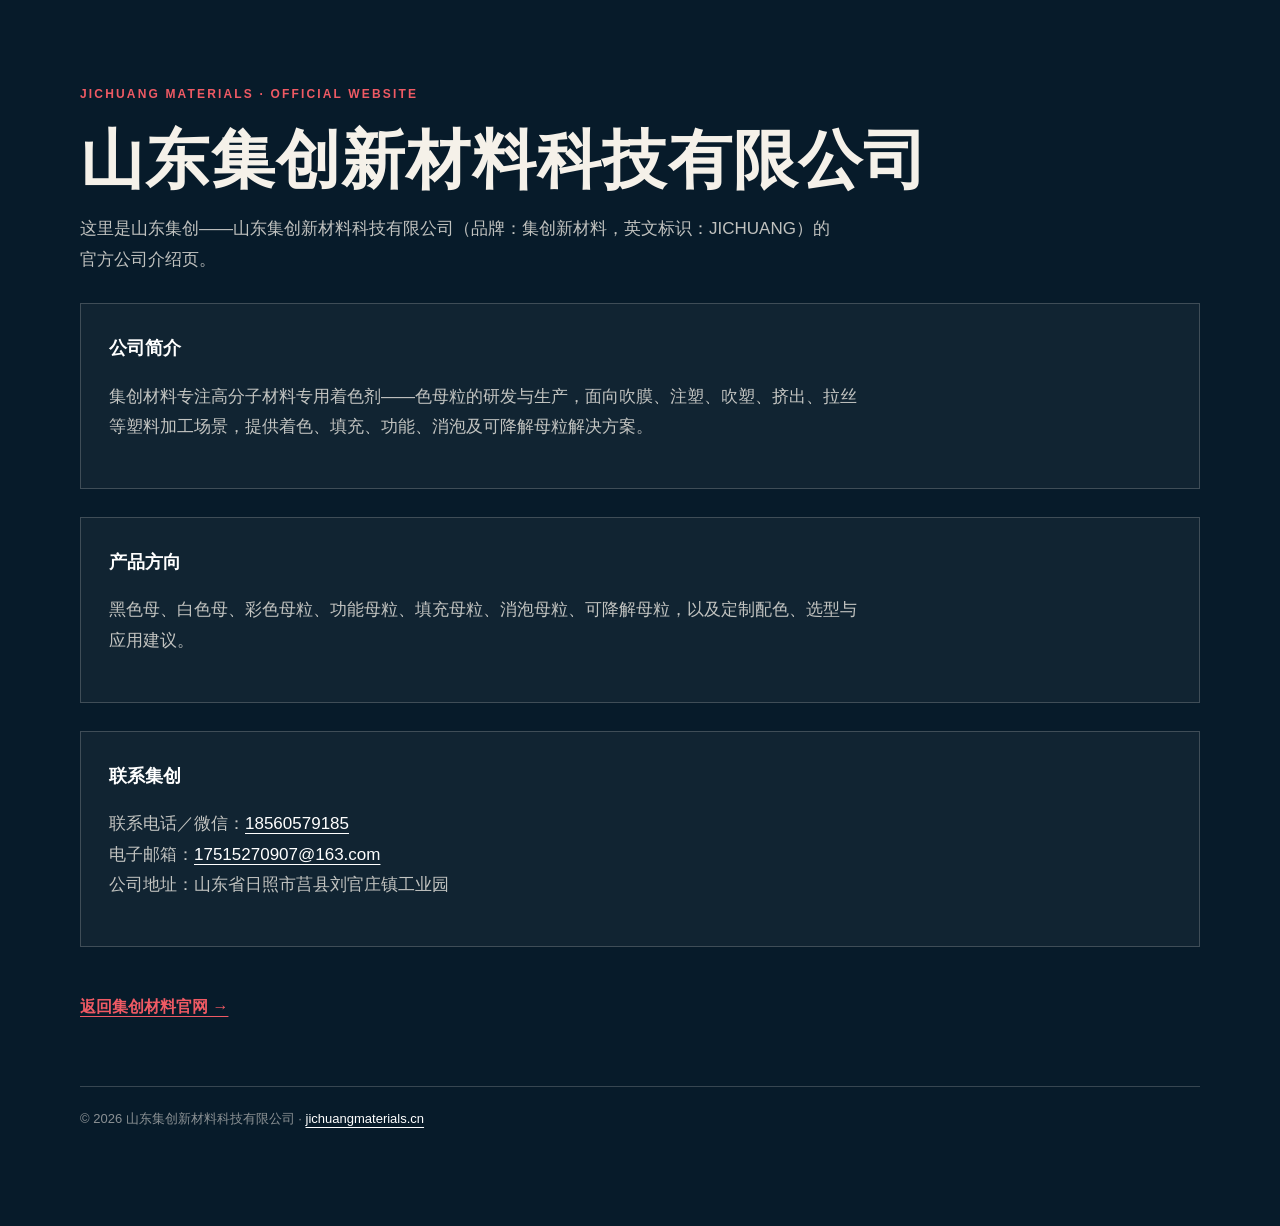
<file: company.html>
<!doctype html>
<html lang="zh-CN">
<head>
  <meta charset="utf-8">
  <meta name="viewport" content="width=device-width, initial-scale=1">
  <title>山东集创新材料科技有限公司官网｜集创材料</title>
  <meta name="description" content="山东集创（山东集创新材料科技有限公司）官网。集创材料专注色母粒研发与生产，提供着色、填充、功能、消泡及可降解母粒解决方案。">
  <meta name="keywords" content="山东集创新材料科技有限公司官网,集创材料,集创,色母粒,日照色母粒,莒县色母粒">
  <meta name="robots" content="index,follow,max-image-preview:large,max-snippet:-1">
  <link rel="canonical" href="https://jichuangmaterials.cn/company.html">
  <link rel="icon" type="image/png" href="assets/logo-jc.png">
  <style>
    :root { color-scheme: dark; --ink:#071b2a; --paper:#f5f1e9; --accent:#ef5a64; --muted:#64707b; }
    * { box-sizing:border-box; }
    body { margin:0; background:var(--ink); color:var(--paper); font-family: -apple-system,BlinkMacSystemFont,"PingFang SC","Microsoft YaHei",sans-serif; line-height:1.8; }
    main { width:min(1120px,calc(100% - 48px)); margin:0 auto; padding:72px 0 96px; }
    .eyebrow { color:var(--accent); letter-spacing:.18em; font-size:12px; font-weight:700; }
    h1 { margin:18px 0 14px; font-size:clamp(34px,5vw,64px); line-height:1.15; letter-spacing:.02em; }
    h2 { margin-top:52px; font-size:28px; }
    p { max-width:760px; color:rgba(245,241,233,.78); font-size:17px; }
    .card { margin-top:28px; padding:28px; border:1px solid rgba(245,241,233,.2); background:rgba(255,255,255,.04); }
    .card strong { display:block; margin-bottom:8px; font-size:18px; color:#fff; }
    a { color:#fff; text-underline-offset:4px; }
    .back { display:inline-block; margin-top:46px; color:var(--accent); font-weight:700; }
    footer { margin-top:64px; padding-top:20px; border-top:1px solid rgba(245,241,233,.2); color:rgba(245,241,233,.55); font-size:13px; }
  </style>
  <script type="application/ld+json">
  {
    "@context": "https://schema.org",
    "@type": "AboutPage",
    "name": "山东集创新材料科技有限公司官网",
    "url": "https://jichuangmaterials.cn/company.html",
    "about": {
      "@type": "Organization",
      "name": "山东集创新材料科技有限公司",
      "alternateName": ["山东集创", "集创材料", "集创", "JICHUANG"],
      "url": "https://jichuangmaterials.cn/",
      "sameAs": ["https://baike.baidu.com/item/%E5%B1%B1%E4%B8%9C%E9%9B%86%E5%88%9B%E6%96%B0%E6%9D%90%E6%96%99%E7%A7%91%E6%8A%80%E6%9C%89%E9%99%90%E5%85%AC%E5%8F%B8/69396459"],
      "address": {
        "@type": "PostalAddress",
        "addressCountry": "CN",
        "addressRegion": "山东省",
        "addressLocality": "日照市",
        "streetAddress": "莒县刘官庄镇工业园"
      }
    },
    "inLanguage": "zh-CN"
  }
  </script>
</head>
<body>
  <main>
    <p class="eyebrow">JICHUANG MATERIALS · OFFICIAL WEBSITE</p>
    <h1>山东集创新材料科技有限公司</h1>
    <p>这里是山东集创——山东集创新材料科技有限公司（品牌：集创新材料，英文标识：JICHUANG）的官方公司介绍页。</p>

    <section class="card">
      <strong>公司简介</strong>
      <p>集创材料专注高分子材料专用着色剂——色母粒的研发与生产，面向吹膜、注塑、吹塑、挤出、拉丝等塑料加工场景，提供着色、填充、功能、消泡及可降解母粒解决方案。</p>
    </section>

    <section class="card">
      <strong>产品方向</strong>
      <p>黑色母、白色母、彩色母粒、功能母粒、填充母粒、消泡母粒、可降解母粒，以及定制配色、选型与应用建议。</p>
    </section>

    <section class="card">
      <strong>联系集创</strong>
      <p>联系电话／微信：<a href="tel:18560579185">18560579185</a><br>
      电子邮箱：<a href="mailto:17515270907@163.com">17515270907@163.com</a><br>
      公司地址：山东省日照市莒县刘官庄镇工业园</p>
    </section>

    <a class="back" href="https://jichuangmaterials.cn/">返回集创材料官网 →</a>
    <footer>© 2026 山东集创新材料科技有限公司 · <a href="https://jichuangmaterials.cn/">jichuangmaterials.cn</a></footer>
  </main>
</body>
</html>
</file>
<file: css/style.css>
:root {
  --paper: #f4f1eb;
  --paper-soft: #faf8f3;
  --ink: #17191c;
  --navy: #0b2234;
  --navy-soft: #132f44;
  --red: #d51f2e;
  --red-dark: #ae1723;
  --muted: #6c6d6d;
  --line: rgba(23, 25, 28, .18);
  --line-light: rgba(255, 255, 255, .2);
  --serif: "Songti SC", STSong, "Noto Serif CJK SC", "Source Han Serif SC", serif;
  --sans: "PingFang SC", "Hiragino Sans GB", "Microsoft YaHei", "Noto Sans CJK SC", sans-serif;
  --condensed: "Arial Narrow", "DIN Condensed", "Roboto Condensed", Arial, sans-serif;
  --header-h: 82px;
}

*, *::before, *::after { box-sizing: border-box; }
html { scroll-behavior: auto; scroll-padding-top: calc(var(--header-h) + 24px); -webkit-text-size-adjust: 100%; }
body { margin: 0; background: var(--paper); color: var(--ink); font-family: var(--sans); font-size: 16px; line-height: 1.75; -webkit-font-smoothing: antialiased; }
body.nav-open { overflow: hidden; }
a { color: inherit; text-decoration: none; }
button { color: inherit; font: inherit; }
img { display: block; max-width: 100%; }
h1, h2, h3, p, dl, dd, figure { margin: 0; }
ul { margin: 0; padding: 0; list-style: none; }
main { overflow: clip; }
.shell { width: min(1280px, calc(100% - 80px)); margin-inline: auto; }
::selection { background: var(--red); color: #fff; }
:focus-visible { outline: 3px solid rgba(213, 31, 46, .42); outline-offset: 4px; }

.skip-link { position: fixed; top: 12px; left: 12px; z-index: 999; padding: 10px 14px; background: var(--navy); color: #fff; transform: translateY(-150%); }
.skip-link:focus { transform: none; }

/* Header */
.site-header { position: fixed; inset: 0 0 auto; z-index: 100; height: var(--header-h); background: rgba(244, 241, 235, .96); border-bottom: 1px solid transparent; transition: border-color .25s ease, background .25s ease; }
.site-header.is-scrolled { border-color: var(--line); background: rgba(244, 241, 235, .985); }
.header-inner { height: 100%; display: flex; align-items: center; gap: 34px; }
.brand { flex: 0 0 auto; margin-right: auto; }
.brand img { width: 138px; height: 58px; object-fit: contain; object-position: left center; }
.main-nav { display: flex; align-items: stretch; align-self: stretch; gap: clamp(20px, 2.2vw, 36px); }
.main-nav a { position: relative; display: flex; align-items: center; color: #3e454a; font-size: 14px; white-space: nowrap; }
.main-nav a::after { content: ""; position: absolute; right: 0; bottom: -1px; left: 0; height: 2px; background: var(--red); transform: scaleX(0); transform-origin: right; transition: transform .25s ease; }
.main-nav a:hover, .main-nav a.is-active { color: var(--ink); }
.main-nav a:hover::after, .main-nav a.is-active::after { transform: scaleX(1); transform-origin: left; }
.header-cta { display: inline-flex; align-items: center; gap: 18px; padding: 10px 0 10px 18px; border-left: 1px solid var(--line); color: var(--navy); font-size: 14px; font-weight: 650; }
.header-cta span { color: var(--red); font-size: 18px; transition: transform .2s ease; }
.header-cta:hover span { transform: translate(2px, -2px); }
.nav-toggle { display: none; width: 44px; height: 44px; padding: 0; border: 0; background: transparent; cursor: pointer; }
.nav-toggle span { display: block; width: 24px; height: 1px; margin: 7px auto; background: var(--ink); transition: transform .2s ease; }
.nav-toggle[aria-expanded="true"] span:first-child { transform: translateY(4px) rotate(45deg); }
.nav-toggle[aria-expanded="true"] span:last-child { transform: translateY(-4px) rotate(-45deg); }

/* Shared */
.section-light { background: var(--paper); }
.section-kicker, .eyebrow { color: var(--red); font-family: var(--condensed); font-size: 12px; font-weight: 700; letter-spacing: .2em; line-height: 1.3; }
.section-intro { display: grid; grid-template-columns: minmax(0, 2.2fr) minmax(260px, .8fr); gap: 70px; align-items: end; padding-bottom: 45px; border-bottom: 1px solid var(--line); }
.section-intro h2, .about h2, .contact h2 { margin-top: 18px; color: var(--navy); font-family: var(--serif); font-size: clamp(36px, 4.3vw, 62px); font-weight: 600; line-height: 1.14; letter-spacing: -.045em; }
.section-intro > p, .section-intro-wide > p { color: var(--muted); font-size: 15px; line-height: 1.9; }
.section-intro-wide { grid-template-columns: minmax(0, 1.35fr) minmax(290px, .65fr); }
.button { min-height: 50px; display: inline-flex; align-items: center; justify-content: center; gap: 22px; padding: 0 23px; border: 1px solid transparent; border-radius: 0; background: none; font-size: 14px; font-weight: 650; cursor: pointer; transition: background .2s ease, border-color .2s ease, color .2s ease, transform .2s ease; }
.button span { font-size: 17px; transition: transform .2s ease; }
.button:hover span { transform: translateX(3px); }
.button-primary { background: var(--red); color: #fff; }
.button-primary:hover { background: var(--red-dark); }
.button-text { min-height: auto; padding: 12px 0; border-bottom: 1px solid var(--ink); color: var(--ink); }
.button-text:hover { border-color: var(--red); color: var(--red); }
.button-outline { border-color: var(--ink); }
.button-outline:hover { background: var(--ink); color: #fff; }

/* 场景交界：上一色面在进入时舒展并回落，形成一次性的材料呼吸感。 */
[data-color-scene] { position: relative; isolation: isolate; }
[data-color-scene] > .scene-breath {
  position: absolute;
  z-index: 0;
  inset: 0 0 auto;
  height: clamp(270px, 25vw, 380px);
  pointer-events: none;
  transform-origin: 50% 0;
  opacity: 1;
  background: linear-gradient(180deg, var(--scene-from) 0%, var(--scene-to) 100%);
  background: linear-gradient(
    180deg in oklab,
    var(--scene-from) 0%,
    color-mix(in oklab, var(--scene-from) 96%, var(--scene-to)) 8%,
    color-mix(in oklab, var(--scene-from) 88%, var(--scene-to)) 18%,
    color-mix(in oklab, var(--scene-from) 70%, var(--scene-to)) 32%,
    color-mix(in oklab, var(--scene-from) 45%, var(--scene-to)) 50%,
    color-mix(in oklab, var(--scene-from) 22%, var(--scene-to)) 68%,
    color-mix(in oklab, var(--scene-from) 8%, var(--scene-to)) 82%,
    color-mix(in oklab, var(--scene-from) 2%, var(--scene-to)) 92%,
    var(--scene-to) 100%
  );
  will-change: auto;
}
#solutions { --scene-from: var(--paper); --scene-to: var(--navy); }
#products { --scene-from: var(--navy); --scene-to: var(--paper); }
#contact { --scene-from: var(--paper); --scene-to: #ebe6de; }
.site-footer { --scene-from: #ebe6de; --scene-to: var(--navy); }
.js [data-color-scene].is-entering > .scene-breath {
  will-change: transform, opacity;
  animation: sceneBreathIn 900ms cubic-bezier(.16, 1, .3, 1) both;
}
@keyframes sceneBreathIn {
  0% { opacity: .72; transform: scaleY(.92); }
  62% { opacity: 1; transform: scaleY(1.025); }
  100% { opacity: 1; transform: scaleY(1); }
}
.solutions-sticky,
.products > .shell,
.contact > .shell,
.site-footer > .shell { position: relative; z-index: 3; }

/* Hero */
.hero { position: relative; min-height: 820px; display: grid; align-items: center; padding: calc(var(--header-h) + 80px) 0 72px; background: var(--paper); isolation: isolate; }
.hero::before { content: ""; position: absolute; top: var(--header-h); right: 0; bottom: 0; width: 43%; z-index: -1; background: #e8e3db; }
.hero::after { content: ""; position: absolute; top: calc(var(--header-h) + 18px); right: 38%; width: 84px; height: 1px; background: var(--red); }
.hero-grid { display: grid; grid-template-columns: minmax(440px, .9fr) minmax(500px, 1.1fr); align-items: center; gap: clamp(26px, 4vw, 64px); }
.hero-copy { position: relative; z-index: 2; padding-top: 12px; }
.hero h1 { max-width: 760px; margin-top: 25px; color: var(--navy); font-family: var(--serif); font-size: clamp(52px, 5.5vw, 80px); font-weight: 600; line-height: 1.1; letter-spacing: -.055em; }
.hero h1 em { color: var(--red); font-style: normal; }
.hero-lead { max-width: 620px; margin-top: 33px; color: #565b5f; font-size: 16px; line-height: 1.95; }
.hero-actions { display: flex; align-items: center; gap: 28px; margin-top: 36px; }
.hero-processes { display: grid; grid-template-columns: repeat(5, 1fr); max-width: 590px; margin-top: 68px; border-top: 1px solid var(--line); }
.hero-processes div { padding: 16px 10px 0 0; border-right: 1px solid var(--line); }
.hero-processes div:last-child { border-right: 0; }
.hero-processes dt { color: var(--red); font-family: var(--condensed); font-size: 10px; font-weight: 700; letter-spacing: .12em; }
.hero-processes dd { margin-top: 5px; color: var(--navy); font-family: var(--serif); font-size: 17px; }
.hero-visual { position: relative; min-width: 0; min-height: 500px; align-self: center; display: flex; align-items: center; justify-content: center; padding: 44px 0; }
.hero-visual::before, .hero-visual::after { content: ""; position: absolute; pointer-events: none; }
.hero-visual::before { inset: 9% 3% 7% 10%; border: 1px solid rgba(11, 34, 52, .16); }
.hero-visual::after { left: 10%; top: 9%; width: 34px; height: 34px; border-top: 1px solid var(--red); border-left: 1px solid var(--red); }
.hero-visual img { position: relative; z-index: 1; width: min(112%, 900px); max-width: none; height: auto; margin-left: -2%; object-fit: contain; filter: drop-shadow(0 28px 26px rgba(20, 23, 25, .11)); }
.visual-note { position: absolute; z-index: 2; color: var(--navy); font-family: var(--condensed); font-size: 10px; font-weight: 700; letter-spacing: .14em; line-height: 1.5; }
.visual-note::before { content: ""; position: absolute; top: 7px; right: calc(100% + 10px); width: 44px; height: 1px; background: var(--red); }
.visual-note-a { top: 22%; right: 2%; }
.visual-note-b { bottom: 28%; left: 2%; }
.visual-note-c { right: 8%; bottom: 14%; }
.hero-side-label { position: absolute; right: 18px; bottom: 32px; color: rgba(11, 34, 52, .55); font-family: var(--condensed); font-size: 9px; font-weight: 700; letter-spacing: .18em; writing-mode: vertical-rl; }
.js .hero-copy > *, .js .hero-visual { opacity: 0; transform: translateY(18px); }
.js.loaded .hero-copy > *, .js.loaded .hero-visual { opacity: 1; transform: none; transition: opacity .75s ease, transform .75s cubic-bezier(.22, .61, .36, 1); }
.js.loaded .hero-copy > :nth-child(2) { transition-delay: .08s; }
.js.loaded .hero-copy > :nth-child(3) { transition-delay: .15s; }
.js.loaded .hero-copy > :nth-child(4) { transition-delay: .22s; }
.js.loaded .hero-copy > :nth-child(5) { transition-delay: .29s; }
.js.loaded .hero-visual { transition-delay: .12s; }

/* Needs */
.needs { padding: 130px 0 145px; }
.need-list { display: grid; grid-template-columns: repeat(5, 1fr); }
.need-list a { position: relative; min-height: 190px; padding: 30px 24px 24px 0; border-bottom: 1px solid var(--line); border-right: 1px solid var(--line); transition: color .22s ease, padding .22s ease; }
.need-list a:last-child { border-right: 0; padding-left: 24px; }
.need-list a:not(:first-child) { padding-left: 24px; }
.need-list a::after { content: "→"; position: absolute; right: 22px; bottom: 24px; color: var(--red); font-size: 20px; opacity: 0; transform: translateX(-8px); transition: opacity .2s ease, transform .2s ease; }
.need-list a:hover { color: var(--red); }
.need-list a:hover::after { opacity: 1; transform: none; }
.need-list span { display: block; color: var(--red); font-family: var(--condensed); font-size: 11px; font-weight: 700; letter-spacing: .16em; }
.need-list strong { display: block; margin-top: 34px; color: var(--navy); font-family: var(--serif); font-size: clamp(22px, 2.1vw, 30px); font-weight: 600; }
.need-list small { display: block; margin-top: 10px; color: var(--muted); font-size: 13px; }

/* Solutions: the only dark narrative section */
.solutions { position: relative; min-height: 720px; background: var(--navy); color: #fff; }
.solutions-sticky { position: relative; min-height: 720px; display: grid; align-items: center; overflow: hidden; }
.solutions-sticky::before { content: ""; position: absolute; top: 0; bottom: 0; left: calc((100% - min(1280px, 100% - 80px)) / 2 + 32%); width: 1px; background: var(--line-light); }
.solutions-grid { min-height: 720px; display: grid; grid-template-columns: 32% 68%; align-items: stretch; }
.solution-index { display: flex; flex-direction: column; justify-content: center; padding: 90px 60px 70px 0; }
.solution-index .section-kicker { color: #ef6974; }
.solution-index h2 { margin-top: 20px; color: #fff; font-family: var(--serif); font-size: clamp(34px, 3.8vw, 54px); font-weight: 600; line-height: 1.2; letter-spacing: -.04em; }
.solution-tabs { margin-top: 54px; border-top: 1px solid var(--line-light); }
.solution-tabs button { width: 100%; display: flex; align-items: center; gap: 20px; padding: 15px 0; border: 0; border-bottom: 1px solid var(--line-light); background: transparent; color: rgba(255, 255, 255, .48); text-align: left; cursor: pointer; transition: color .25s ease, padding .25s ease; }
.solution-tabs button span { width: 24px; color: inherit; font-family: var(--condensed); font-size: 10px; letter-spacing: .12em; }
.solution-tabs button:hover, .solution-tabs button.is-active { padding-left: 12px; color: #fff; }
.solution-tabs button.is-active::after { content: ""; width: 28px; height: 1px; margin-left: auto; background: var(--red); }
.solution-stage { position: relative; min-width: 0; overflow: hidden; background: #071927; }
.solution-stage::after { content: ""; position: absolute; z-index: 1; inset: 0; background: linear-gradient(90deg, rgba(7, 25, 39, .94) 0%, rgba(7, 25, 39, .68) 42%, rgba(7, 25, 39, .12) 100%); pointer-events: none; }
.solution-media { position: absolute; inset: 0; }
.solution-image { position: absolute; inset: 0; width: 100%; height: 100%; object-fit: cover; object-position: center; opacity: 0; transform: scale(1.045); filter: saturate(.94); transition: opacity .55s ease, transform 1.1s cubic-bezier(.2, .65, .3, 1), filter .6s ease; }
.solution-image.is-active { opacity: .82; transform: scale(1.01); }
.solution-stage.is-changing .solution-image.is-active { transform: scale(1.055); filter: saturate(.78); }
.solution-mobile-image { display: none; }
.solution-panels { position: absolute; z-index: 2; left: clamp(38px, 6vw, 92px); bottom: clamp(74px, 11vh, 128px); width: min(560px, calc(100% - 100px)); min-height: 320px; }
.solution-panel { position: absolute; inset: 0; display: flex; flex-direction: column; justify-content: flex-end; opacity: 0; visibility: hidden; pointer-events: none; transform: translateY(18px); clip-path: inset(0 0 12% 0); transition: opacity .24s ease, transform .5s cubic-bezier(.22, .61, .36, 1), clip-path .5s cubic-bezier(.22, .61, .36, 1); }
.solution-panel.is-active { opacity: 1; visibility: visible; pointer-events: auto; transform: none; clip-path: inset(0); transition-delay: .08s; }
.solution-panel > p:first-child { color: #ef6974; font-family: var(--condensed); font-size: 11px; font-weight: 700; letter-spacing: .2em; }
.solution-panel h3 { max-width: 520px; margin-top: 18px; color: #fff; font-family: var(--serif); font-size: clamp(35px, 4vw, 57px); font-weight: 600; line-height: 1.14; letter-spacing: -.04em; }
.solution-panel h3 + p { max-width: 560px; margin-top: 24px; color: rgba(255, 255, 255, .7); font-size: 15px; line-height: 1.9; }
.solution-panel a { align-self: flex-start; margin-top: 28px; padding-bottom: 4px; border-bottom: 1px solid rgba(255, 255, 255, .56); color: #fff; font-size: 13px; }
.solution-panel a span { margin-left: 14px; color: #ef6974; }
.solution-count { position: absolute; z-index: 3; right: 34px; bottom: 29px; display: flex; align-items: baseline; gap: 5px; font-family: var(--condensed); }
.solution-count b { color: #fff; font-size: 26px; font-weight: 400; }
.solution-count span { color: rgba(255, 255, 255, .4); font-size: 11px; }

/* Products */
.products { padding: 145px 0; }
.product-list { border-top: 1px solid var(--ink); }
.product-item { border-bottom: 1px solid var(--line); scroll-margin-top: calc(var(--header-h) + 26px); }
.product-item summary { min-height: 112px; display: grid; grid-template-columns: 74px minmax(230px, .65fr) minmax(280px, 1fr) 36px; align-items: center; gap: 24px; cursor: pointer; list-style: none; }
.product-item summary::-webkit-details-marker { display: none; }
.material-swatch { width: 48px; height: 48px; border-radius: 50%; border: 1px solid rgba(23, 25, 28, .12); box-shadow: inset -7px -8px 14px rgba(0, 0, 0, .1), inset 6px 6px 9px rgba(255, 255, 255, .18); }
.swatch-black { background: #18191a; }
.swatch-white { background: #fefefe; }
.swatch-color { background: conic-gradient(#c9182a, #d99b1c, #277d63, #255796, #722879, #c9182a); }
.swatch-function { background: #472f68; }
.swatch-filler { background: #c7c1b6; }
.swatch-dry { background: #7599a6; }
.swatch-green { background: #66845a; }
.product-name b { display: block; color: var(--navy); font-family: var(--serif); font-size: 24px; font-weight: 600; }
.product-name small { display: block; margin-top: 3px; color: var(--muted); font-family: var(--condensed); font-size: 9px; font-weight: 700; letter-spacing: .13em; }
.product-brief { color: var(--muted); font-size: 14px; }
.product-open { position: relative; width: 30px; height: 30px; }
.product-open::before, .product-open::after { content: ""; position: absolute; top: 50%; left: 50%; width: 15px; height: 1px; background: var(--red); transform: translate(-50%, -50%); transition: transform .25s ease; }
.product-open::after { transform: translate(-50%, -50%) rotate(90deg); }
.product-item[open] .product-open::after { transform: translate(-50%, -50%) rotate(0); }
.product-detail { display: grid; grid-template-columns: minmax(260px, .65fr) minmax(450px, 1.35fr); gap: 60px; padding: 0 60px 52px 98px; }
.product-detail > p { color: #4f5559; line-height: 1.9; }
.product-detail dl { border-top: 1px solid var(--line); }
.product-detail dl div { display: grid; grid-template-columns: 86px 1fr; gap: 22px; padding: 13px 0; border-bottom: 1px solid var(--line); }
.product-detail dt { color: var(--red); font-size: 12px; font-weight: 650; }
.product-detail dd { color: #52575b; font-size: 13px; line-height: 1.75; }

/* Capability */
.capability { padding: 0 0 145px; }
.capability-list { display: grid; grid-template-columns: repeat(3, 1fr); border-bottom: 1px solid var(--line); }
.capability-list article { min-height: 330px; padding: 40px 42px 38px 0; border-right: 1px solid var(--line); }
.capability-list article:not(:first-child) { padding-left: 42px; }
.capability-list article:last-child { border-right: 0; }
.capability-list span { color: var(--red); font-family: var(--condensed); font-size: 10px; font-weight: 700; letter-spacing: .18em; }
.capability-list h3 { margin-top: 52px; color: var(--navy); font-family: var(--serif); font-size: 31px; font-weight: 600; }
.capability-list p { margin-top: 22px; color: var(--muted); font-size: 14px; line-height: 1.9; }

/* About */
.about { padding: 145px 0; border-top: 1px solid var(--line); }
.about-grid { display: grid; grid-template-columns: minmax(390px, .9fr) minmax(480px, 1.1fr); gap: 11%; }
.about h2 { max-width: 570px; }
.about-copy { padding-top: 42px; }
.about-copy p { color: #4d5357; font-size: 17px; line-height: 2; }
.about-copy p + p { margin-top: 22px; }
.text-link { display: inline-flex; align-items: center; gap: 28px; margin-top: 38px; padding-bottom: 4px; border-bottom: 1px solid var(--ink); color: var(--navy); font-size: 14px; font-weight: 650; }
.text-link span { color: var(--red); }

/* Contact and footer */
.contact { padding: 135px 0; background: #ebe6de; }
.contact-grid { display: grid; grid-template-columns: minmax(480px, 1fr) minmax(420px, .82fr); gap: 10%; align-items: start; }
.contact h2 { max-width: 700px; }
.contact-lead > p:not(.section-kicker) { max-width: 620px; margin-top: 27px; color: var(--muted); }
.contact-actions { display: flex; gap: 14px; margin-top: 40px; }
.contact-details { border-top: 1px solid var(--ink); }
.contact-details div { display: grid; grid-template-columns: 128px 1fr; gap: 20px; padding: 17px 0; border-bottom: 1px solid var(--line); }
.contact-details dt { color: var(--muted); font-size: 12px; }
.contact-details dd { color: var(--navy); font-size: 14px; }
.contact-details a:hover { color: var(--red); }
.site-footer { position: relative; overflow: hidden; padding: 72px 0 26px; background: var(--navy); color: #fff; }
.footer-main { min-height: 150px; display: grid; grid-template-columns: 1fr 1.4fr 1fr; align-items: start; gap: 50px; }
.footer-main img { width: 154px; padding: 8px; background: var(--paper); }
.footer-main p { color: rgba(255, 255, 255, .7); font-family: var(--serif); font-size: 21px; }
.footer-main a { justify-self: end; color: rgba(255, 255, 255, .7); font-family: var(--condensed); font-size: 12px; letter-spacing: .08em; }
.footer-main a:hover { color: #fff; }
.footer-bottom { display: flex; justify-content: space-between; gap: 30px; padding-top: 22px; border-top: 1px solid var(--line-light); color: rgba(255, 255, 255, .42); font-size: 11px; }
.mobile-actions { display: none; }
.toast { position: fixed; right: 24px; bottom: 24px; z-index: 200; padding: 12px 18px; background: var(--ink); color: #fff; font-size: 13px; opacity: 0; pointer-events: none; transform: translateY(10px); transition: opacity .2s ease, transform .2s ease; }
.toast.is-visible { opacity: 1; transform: none; }

@media (max-width: 1080px) {
  :root { --header-h: 74px; }
  .shell { width: min(100% - 48px, 1280px); }
  .main-nav { gap: 18px; }
  .main-nav a { font-size: 13px; }
  .header-cta { display: none; }
  .hero { min-height: 760px; }
  .hero-grid { grid-template-columns: minmax(390px, .93fr) minmax(390px, 1.07fr); }
  .hero h1 { font-size: clamp(48px, 6vw, 68px); }
  .solution-index { padding-right: 35px; }
  .product-detail { gap: 35px; padding-left: 74px; }
  .contact-grid { gap: 6%; }
}

@media (max-width: 880px) {
  .shell { width: min(100% - 40px, 720px); }
  .site-header { background: rgba(244, 241, 235, .985); }
  .brand img { width: 125px; height: 52px; }
  .nav-toggle { display: block; }
  .main-nav { position: fixed; inset: var(--header-h) 0 auto; display: grid; gap: 0; padding: 14px 20px 26px; border-top: 1px solid var(--line); background: var(--paper); transform: translateY(-120%); visibility: hidden; transition: transform .3s ease, visibility .3s; }
  .main-nav.is-open { transform: none; visibility: visible; }
  .main-nav a { min-height: 54px; border-bottom: 1px solid var(--line); font-family: var(--serif); font-size: 17px; }
  .main-nav a::after { display: none; }
  .hero { min-height: auto; padding: calc(var(--header-h) + 54px) 0 80px; }
  .hero::before { top: auto; width: 100%; height: 42%; }
  .hero::after { right: 20px; }
  .hero-grid { display: flex; flex-direction: column; align-items: stretch; }
  .hero h1 { font-size: clamp(44px, 10vw, 68px); }
  .hero-visual { order: 2; min-height: 0; margin-top: 28px; padding: 34px 0; }
  .hero-visual img { width: 100%; margin-left: 0; }
  .hero-side-label { display: none; }
  .section-intro, .section-intro-wide { grid-template-columns: 1fr; gap: 22px; }
  .need-list { grid-template-columns: repeat(2, 1fr); }
  .need-list a { border-top: 0; }
  .need-list a:nth-child(2n) { border-right: 0; }
  .solutions { height: auto; }
  .solutions-sticky { position: relative; height: auto; min-height: 0; }
  .solutions-sticky::before, .solution-tabs, .solution-count { display: none; }
  .solutions-grid { width: 100%; display: block; }
  .solution-index { padding: 96px 20px 48px; }
  .solution-index h2 { max-width: 620px; }
  .solution-stage { background: var(--navy); overflow: visible; }
  .solution-stage::after { display: none; }
  .solution-media { display: none; }
  .solution-panels { position: static; width: auto; min-height: 0; }
  .solution-panel, .solution-panel.is-active { position: relative; inset: auto; min-height: 360px; justify-content: center; padding: 62px 20px; border-bottom: 1px solid var(--line-light); opacity: 1; visibility: visible; transform: none; }
  .solution-mobile-image { display: block; width: calc(100% + 40px); max-width: none; height: auto; aspect-ratio: 16 / 9; margin: -62px -20px 48px; object-fit: cover; }
  .solution-panel h3 { max-width: 650px; }
  .solution-panel h3 + p { max-width: 650px; }
  .product-item summary { grid-template-columns: 58px minmax(190px, .9fr) minmax(250px, 1.1fr) 30px; }
  .product-detail { grid-template-columns: 1fr; gap: 24px; padding: 0 36px 46px 82px; }
  .about-grid, .contact-grid { grid-template-columns: 1fr; gap: 42px; }
  .about-copy { padding-top: 0; }
  .footer-main { grid-template-columns: 1fr 1fr; }
  .footer-main p { grid-row: 2; }
}

@media (max-width: 640px) {
  :root { --header-h: 68px; }
  body { font-size: 15px; padding-bottom: 58px; }
  .shell { width: calc(100% - 32px); }
  .site-header { height: var(--header-h); }
  .brand img { width: 112px; height: 48px; }
  .hero { padding: calc(var(--header-h) + 42px) 0 68px; }
  [data-color-scene] > .scene-breath { height: clamp(150px, 44vw, 190px); }
  .hero::before { height: 34%; }
  .hero h1 { margin-top: 18px; font-size: clamp(40px, 12.1vw, 58px); line-height: 1.12; }
  .hero h1 br { display: none; }
  .hero-lead { margin-top: 24px; font-size: 14px; }
  .hero-actions { align-items: stretch; flex-direction: column; gap: 10px; margin-top: 28px; }
  .hero-actions .button-text { align-self: flex-start; }
  .hero-processes { margin-top: 46px; }
  .hero-processes div { padding-right: 4px; }
  .hero-processes dt { font-size: 8px; }
  .hero-processes dd { font-size: 14px; }
  .hero-visual { min-height: 0; margin-inline: 0; padding: 22px 0; }
  .hero-visual::before { inset: 7% 5%; }
  .hero-visual img { width: 100%; margin-left: 0; }
  .visual-note { display: none; }
  .needs, .products, .about, .contact { padding: 92px 0; }
  .section-intro { padding-bottom: 32px; }
  .section-intro h2, .about h2, .contact h2 { font-size: clamp(34px, 10vw, 46px); }
  .need-list { display: block; }
  .need-list a, .need-list a:not(:first-child), .need-list a:last-child { min-height: 118px; display: grid; grid-template-columns: 38px 1fr auto; align-items: center; padding: 0; border-right: 0; }
  .need-list strong { margin: 0; font-size: 23px; }
  .need-list small { margin: 0; }
  .need-list a::after { display: none; }
  .solution-index { padding-top: 82px; }
  .solution-panel, .solution-panel.is-active { min-height: 380px; padding: 58px 16px; }
  .solution-mobile-image { width: calc(100% + 32px); margin: -58px -16px 44px; }
  .solution-panel h3 { font-size: 38px; }
  .product-item summary { min-height: 106px; grid-template-columns: 48px 1fr 28px; gap: 14px; }
  .material-swatch { width: 40px; height: 40px; }
  .product-name b { font-size: 22px; }
  .product-brief { grid-column: 2; margin-top: -22px; padding: 0 8px 15px 0; font-size: 12px; }
  .product-open { grid-column: 3; grid-row: 1 / span 2; }
  .product-detail { padding: 0 0 38px 62px; }
  .product-detail dl div { grid-template-columns: 58px 1fr; gap: 12px; }
  .capability { padding-bottom: 92px; }
  .capability-list { display: block; }
  .capability-list article, .capability-list article:not(:first-child) { min-height: 0; padding: 38px 0 42px; border-right: 0; border-bottom: 1px solid var(--line); }
  .capability-list h3 { margin-top: 28px; font-size: 27px; }
  .contact-actions { align-items: stretch; flex-direction: column; }
  .contact-details div { grid-template-columns: 105px 1fr; gap: 12px; }
  .footer-main { display: block; min-height: 0; }
  .footer-main p { margin-top: 28px; }
  .footer-main a { display: inline-block; margin-top: 22px; }
  .footer-bottom { flex-direction: column; gap: 6px; margin-top: 48px; }
  .mobile-actions { position: fixed; right: 0; bottom: 0; left: 0; z-index: 150; height: 58px; display: grid; grid-template-columns: 1fr 1fr; background: #fff; border-top: 1px solid var(--line); }
  .mobile-actions a, .mobile-actions button { display: flex; align-items: center; justify-content: center; border: 0; background: #fff; color: var(--navy); font-weight: 650; }
  .mobile-actions button { background: var(--red); color: #fff; }
  .toast { right: 16px; bottom: 74px; left: 16px; text-align: center; }
}

@media (prefers-reduced-motion: reduce) {
  html { scroll-behavior: auto; }
  *, *::before, *::after { animation-duration: .01ms !important; animation-iteration-count: 1 !important; transition-duration: .01ms !important; }
  .js .hero-copy > *, .js .hero-visual { opacity: 1; transform: none; }
  .js [data-color-scene].is-entering > .scene-breath { animation: none; transform: none; }
}
</file>
